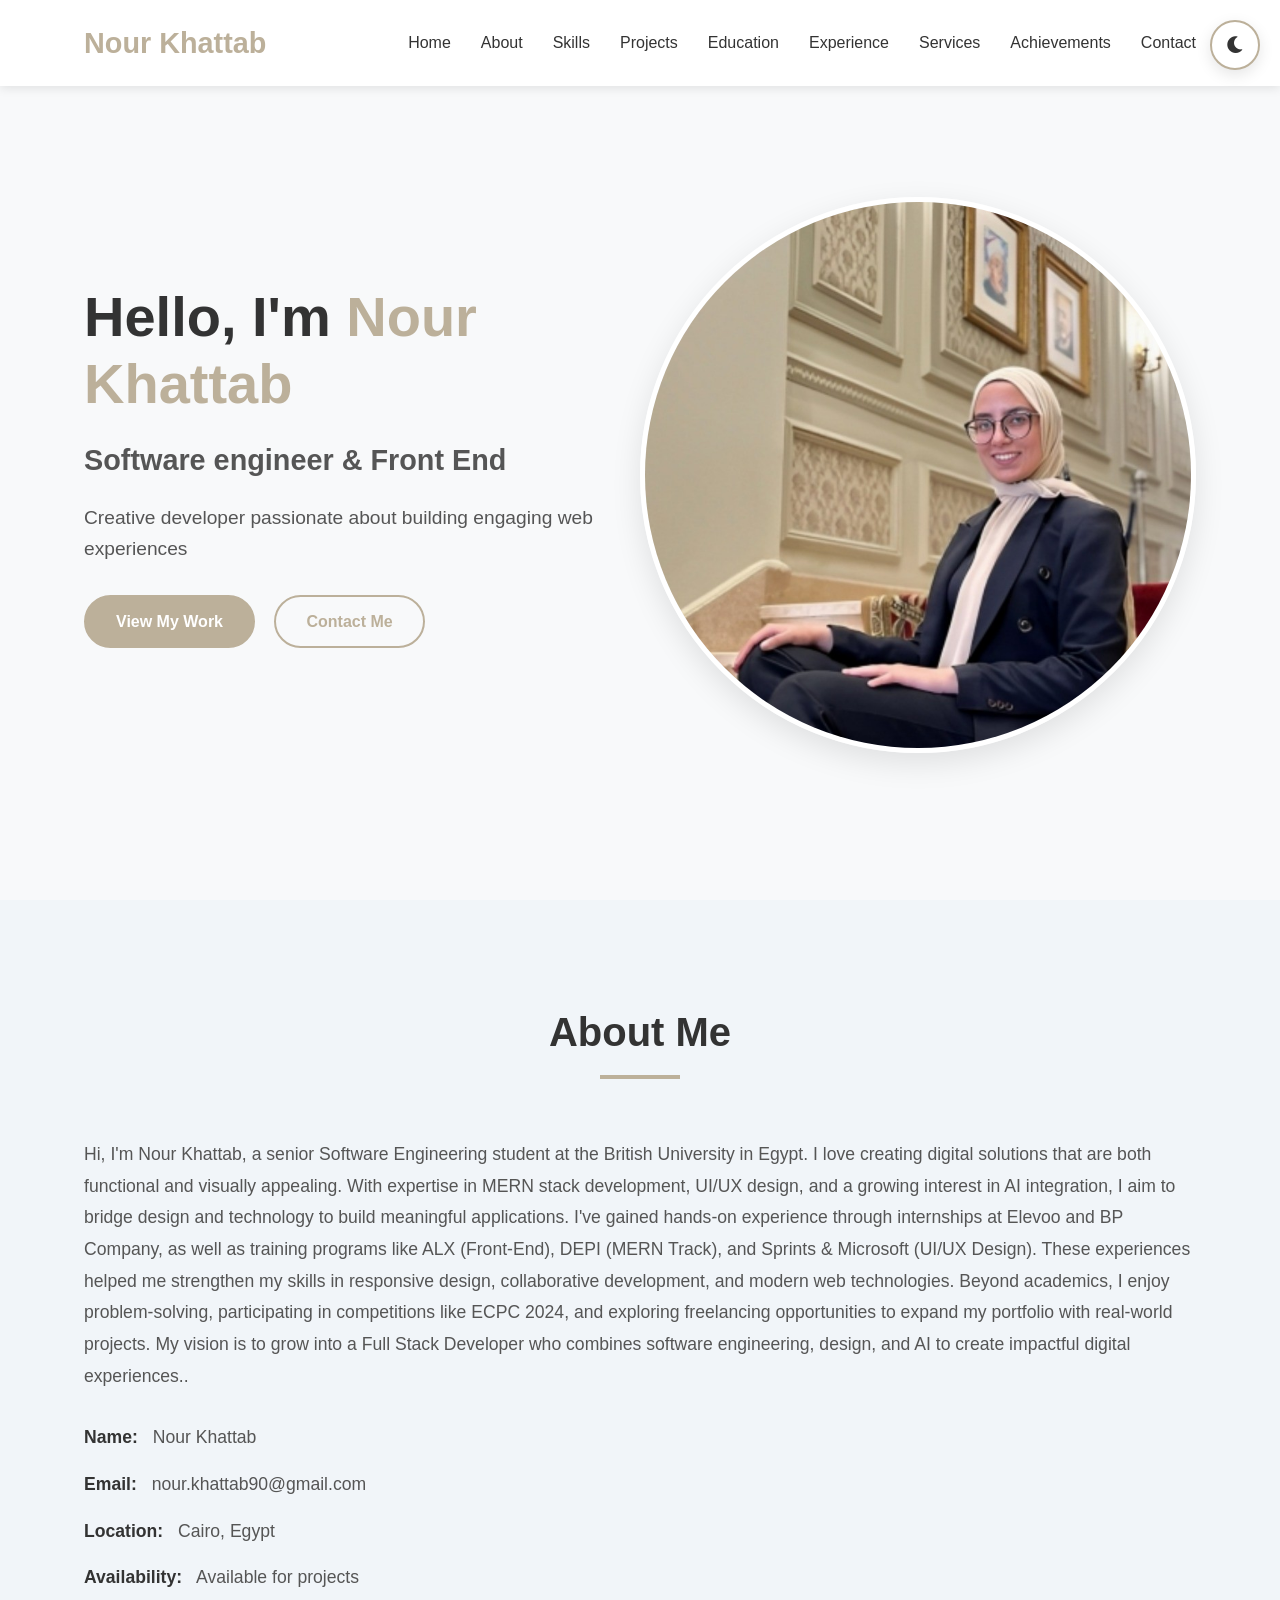
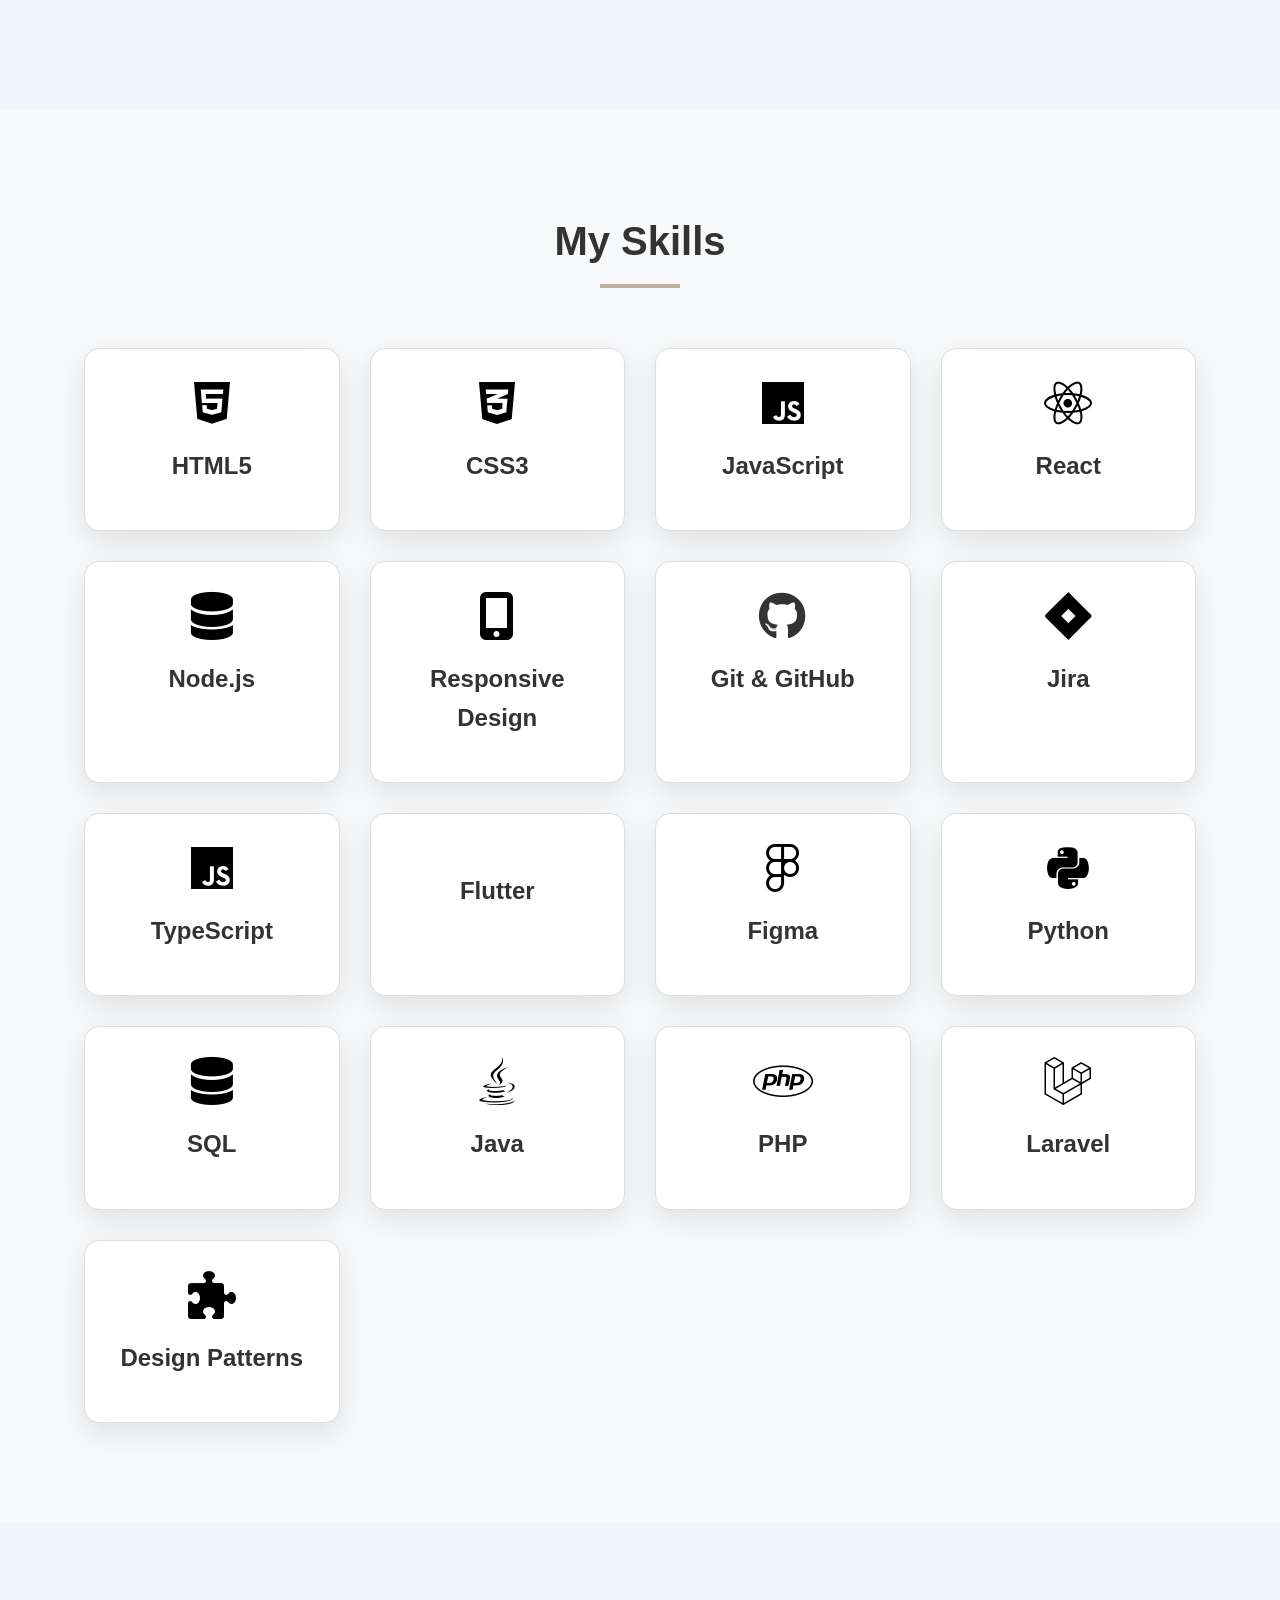
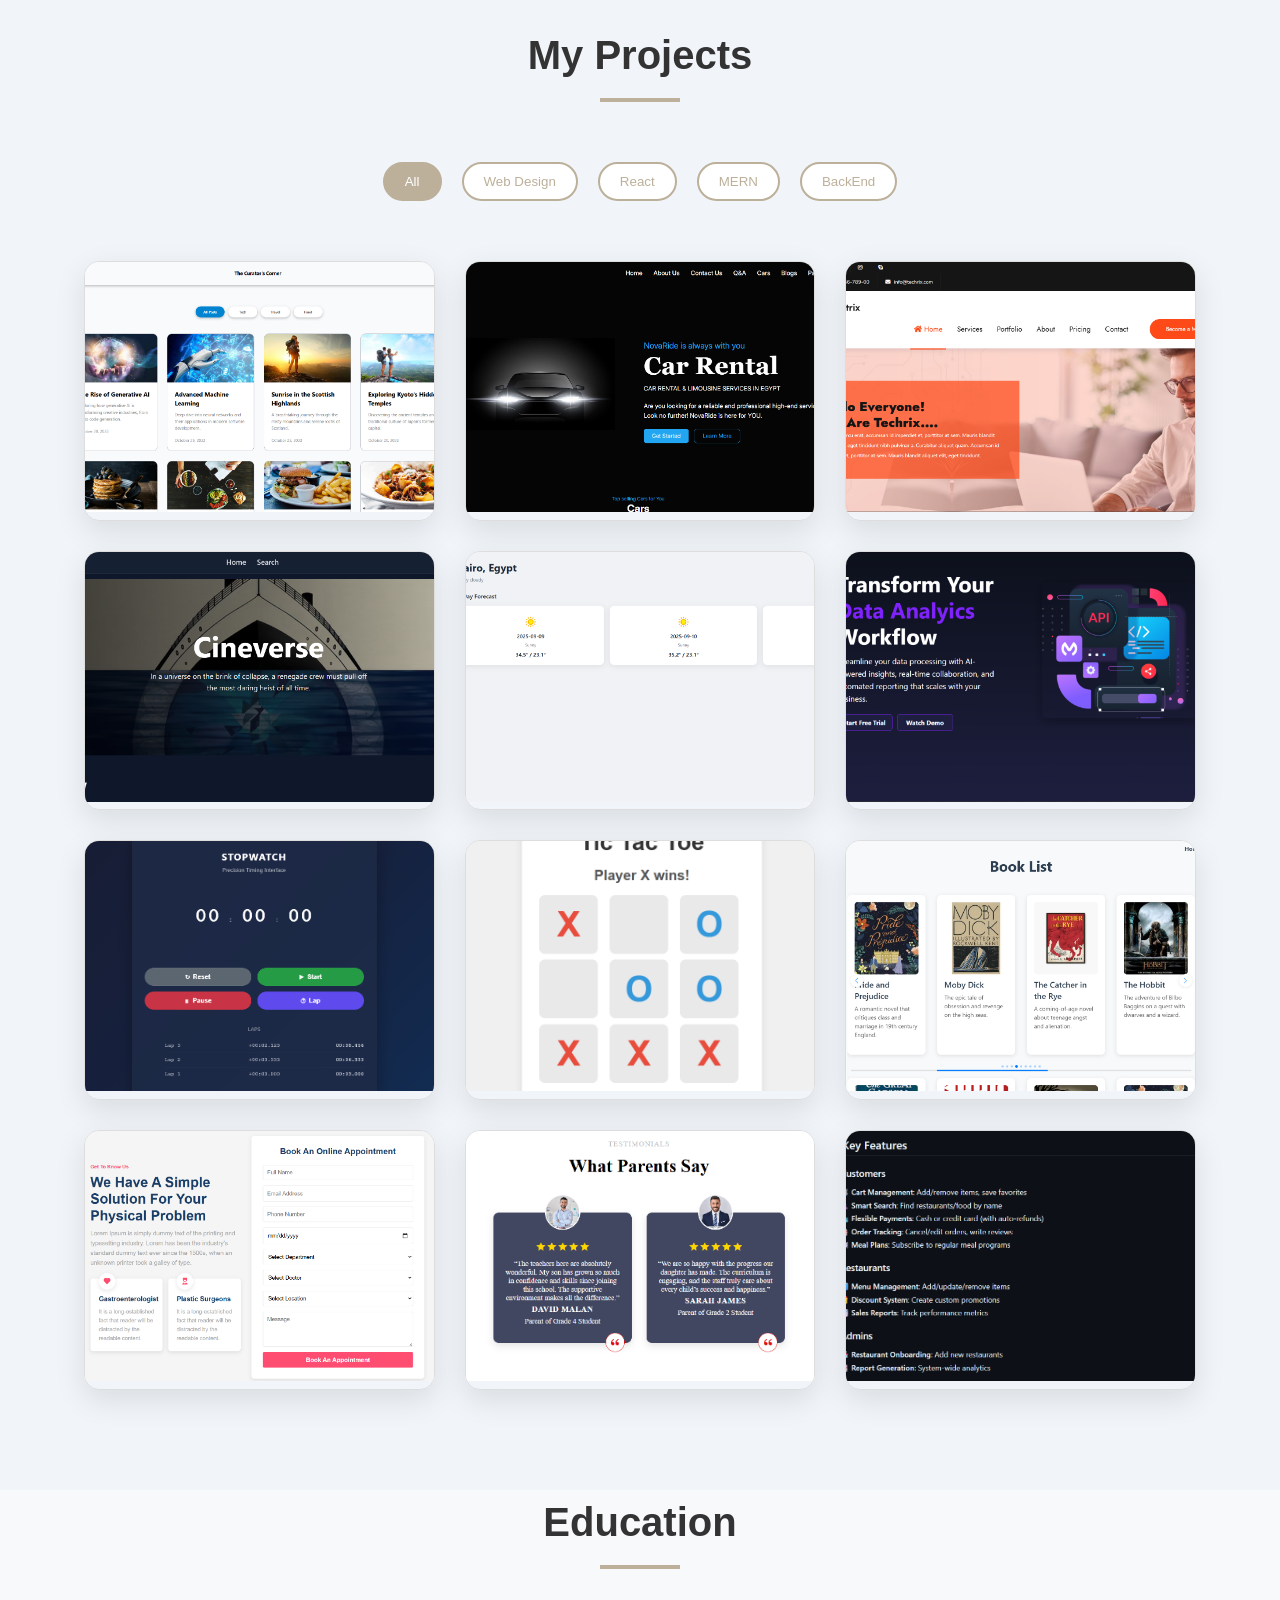
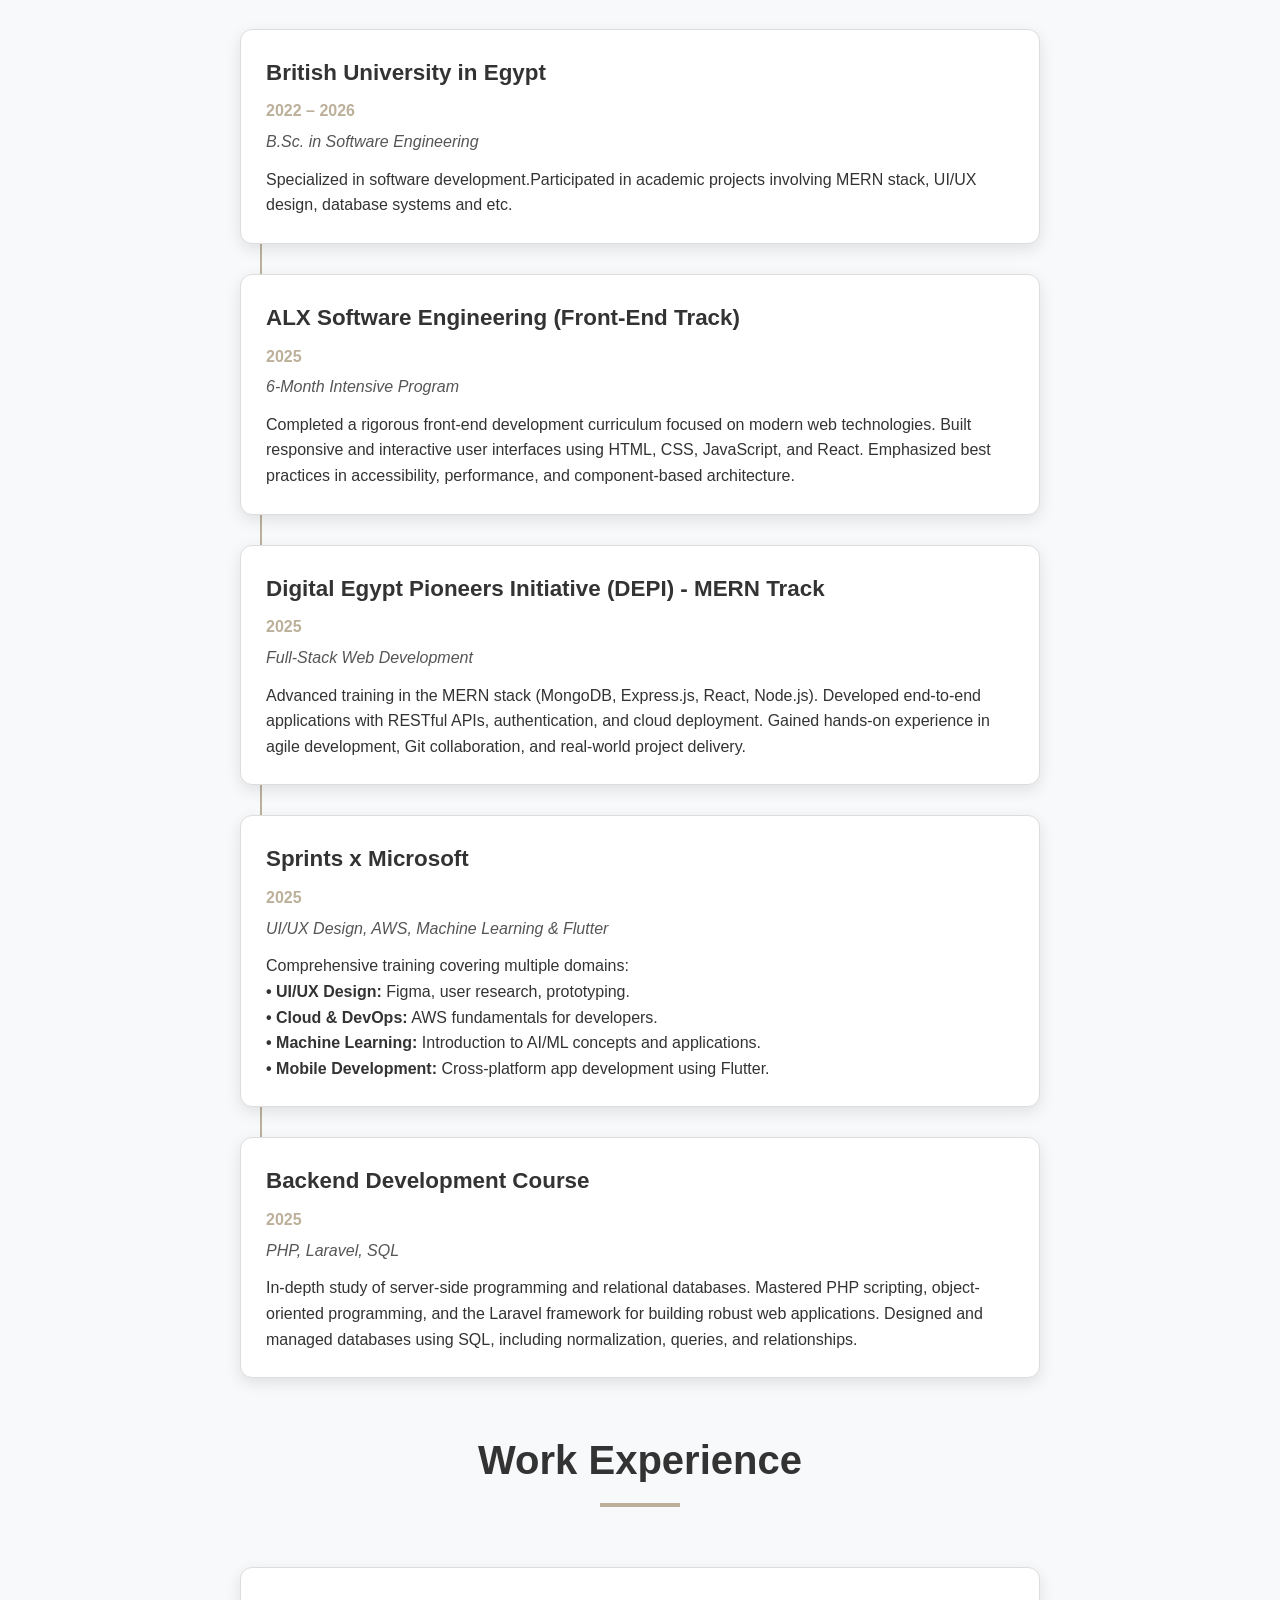
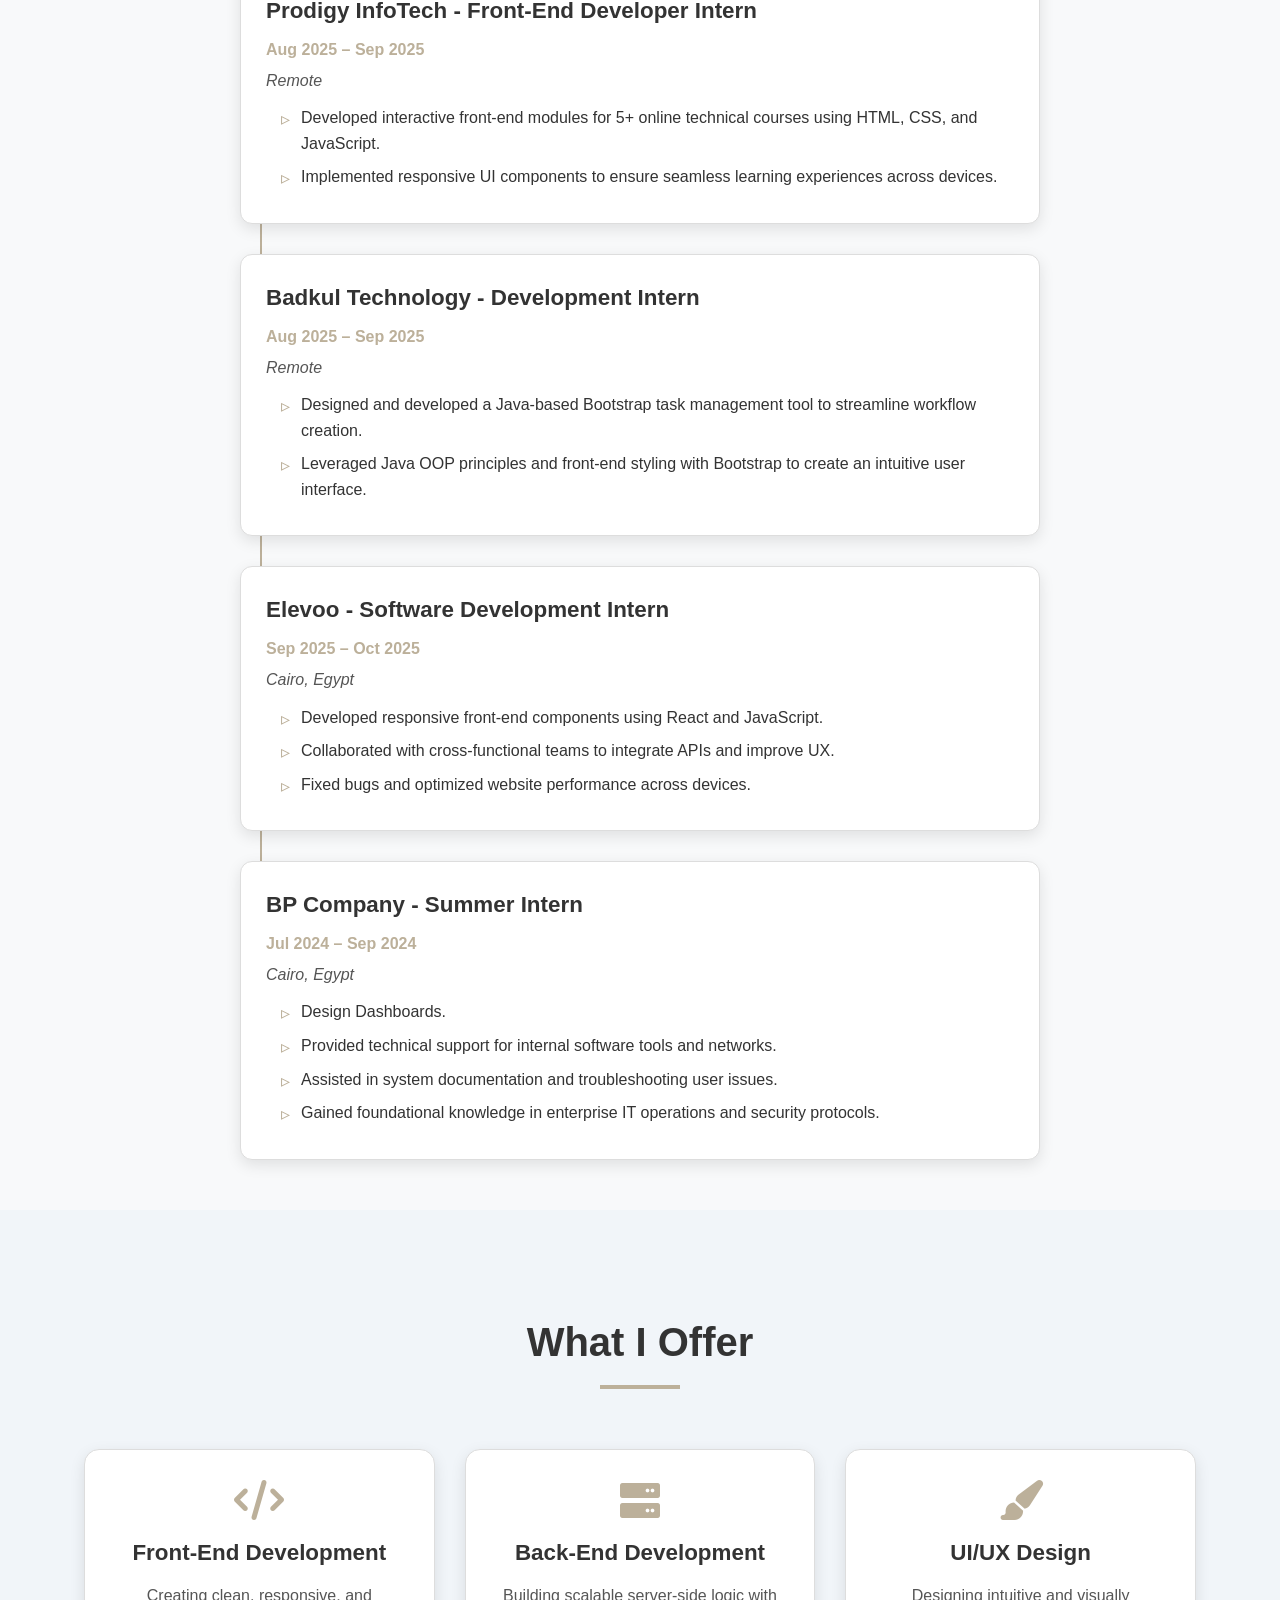
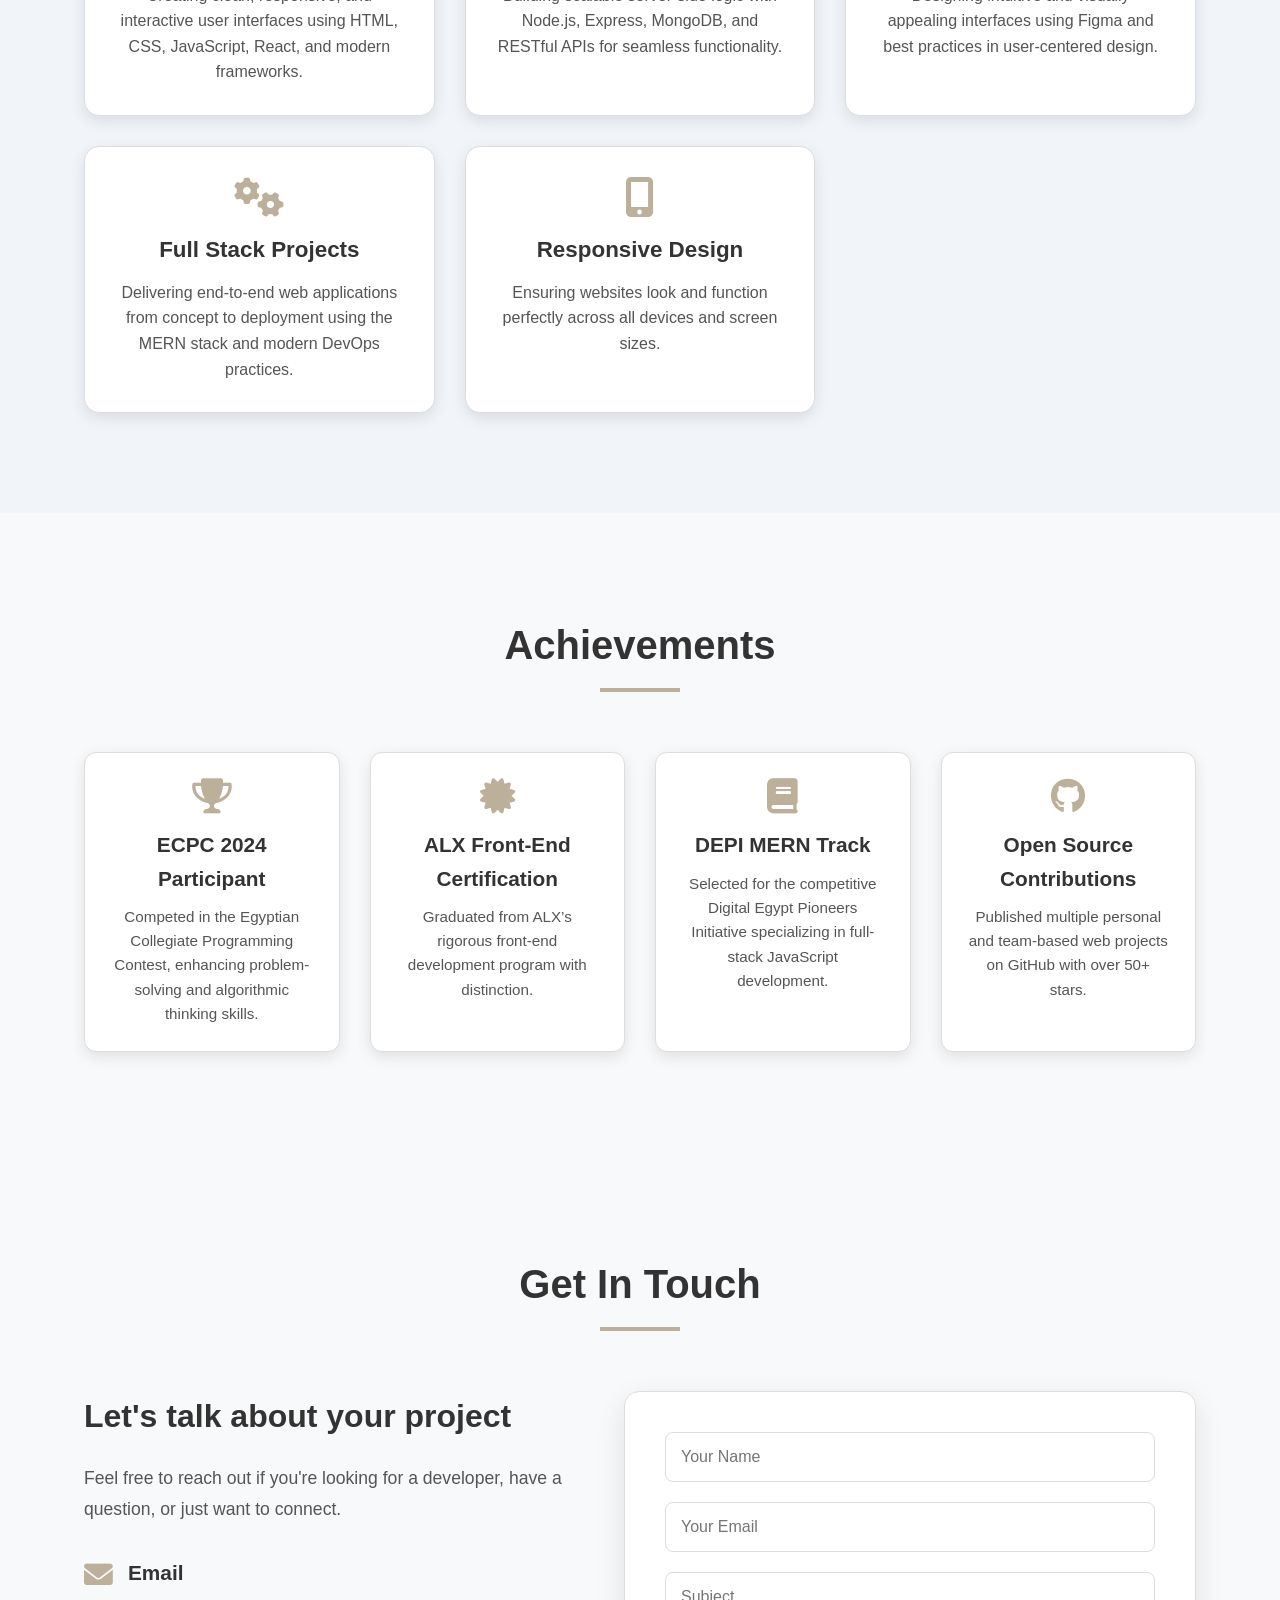
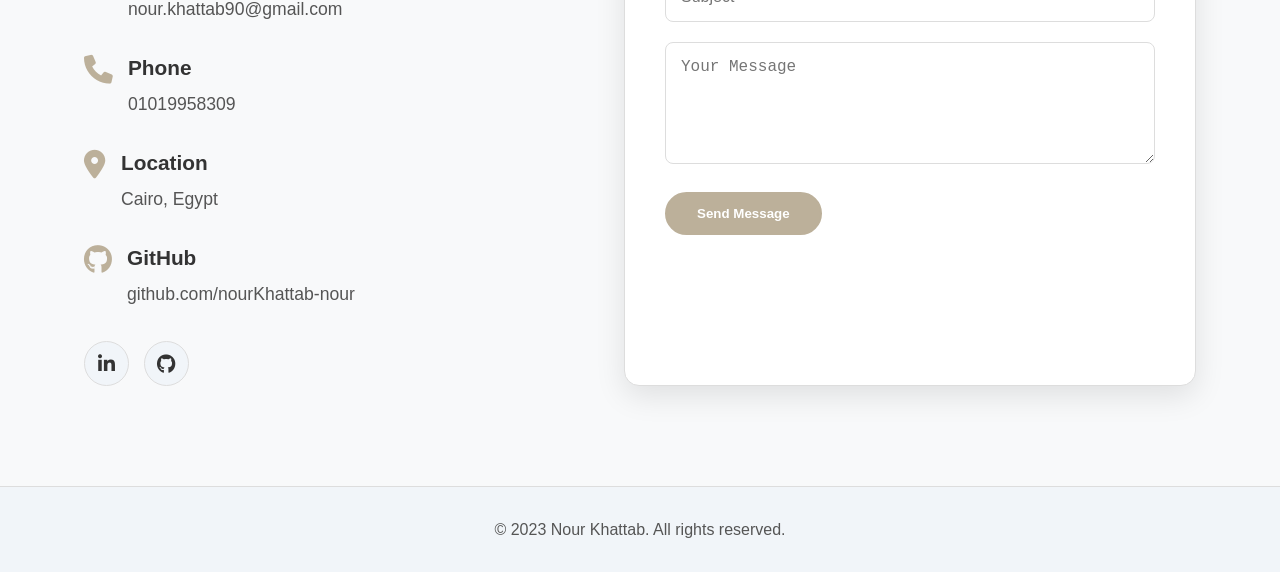
<file: index.html>
<!DOCTYPE html>
<html lang="en">
  <head>
    <meta charset="UTF-8" />
    <meta name="viewport" content="width=device-width, initial-scale=1.0" />
    <title>My Portfolio</title>
    <link rel="stylesheet" href="styles.css" />
    <link
      rel="stylesheet"
      href="https://cdnjs.cloudflare.com/ajax/libs/font-awesome/6.0.0/css/all.min.css"
    />
  </head>
  <body>
    <!-- Theme Toggle Button -->
    <button id="theme-toggle" class="theme-toggle">
      <i class="fas fa-moon"></i>
    </button>

    <!-- Navigation -->
    <nav id="navbar">
      <div class="container">
        <div class="nav-content">
          <div class="logo">
            <h2>Nour Khattab</h2>
          </div>
         <ul class="nav-links">
  <li><a href="#home">Home</a></li>
  <li><a href="#about">About</a></li>
    <li><a href="#skills">Skills</a></li>
      <li><a href="#projects">Projects</a></li>
  <li><a href="#education">Education</a></li>
  <li><a href="#work-experience">Experience</a></li>
  <li><a href="#services">Services</a></li>

  <li><a href="#achievements">Achievements</a></li>

  <li><a href="#contact">Contact</a></li>
</ul>
          <div class="burger">
            <div class="line1"></div>
            <div class="line2"></div>
            <div class="line3"></div>
          </div>
        </div>
      </div>
    </nav>

    <!-- Hero Section -->
    <section id="home" class="hero">
      <div class="container-hero">
        <div class="hero-content">
          <h1>Hello, I'm <span class="highlight">Nour Khattab</span></h1>
          <h3>Software engineer & Front End</h3>
          <p>
            Creative developer passionate about building engaging web
            experiences
          </p>
          <div class="cta-buttons">
            <a href="#projects" class="btn-primary">View My Work</a>
            <a href="#contact" class="btn-secondary">Contact Me</a>
          </div>
        </div>
        <div class="hero-image">
          <img src="./assets/profileImage.jpg" alt="Profile Image" />
        </div>
      </div>
    </section>

    <!-- About Section -->
    <section id="about" class="about">
      <div class="container">
        <h2 class="section-title">About Me</h2>
        <div class="about-content">
          <div class="about-text">
            <p>
              Hi, I'm Nour Khattab, a senior Software Engineering student at the
              British University in Egypt. I love creating digital solutions
              that are both functional and visually appealing. With expertise in
              MERN stack development, UI/UX design, and a growing interest in AI
              integration, I aim to bridge design and technology to build
              meaningful applications. I've gained hands-on experience through
              internships at Elevoo and BP Company, as well as training programs
              like ALX (Front-End), DEPI (MERN Track), and Sprints & Microsoft
              (UI/UX Design). These experiences helped me strengthen my skills
              in responsive design, collaborative development, and modern web
              technologies. Beyond academics, I enjoy problem-solving,
              participating in competitions like ECPC 2024, and exploring
              freelancing opportunities to expand my portfolio with real-world
              projects. My vision is to grow into a Full Stack Developer who
              combines software engineering, design, and AI to create impactful
              digital experiences..
            </p>

            <div class="info">
              <div class="info-item"><strong>Name:</strong> Nour Khattab</div>
              <div class="info-item">
                <strong>Email:</strong> nour.khattab90@gmail.com
              </div>
              <div class="info-item">
                <strong>Location:</strong> Cairo, Egypt
              </div>
              <div class="info-item">
                <strong>Availability:</strong> Available for projects
              </div>
            </div>
          </div>
        </div>
      </div>
    </section>

    <!-- Skills Section -->
    <section id="skills" class="skills">
      <div class="container">
        <h2 class="section-title">My Skills</h2>
        <div class="skills-container">
          <div class="skill-card">
            <i class="fab fa-html5"></i>
            <h3>HTML5</h3>
          </div>
          <div class="skill-card">
            <i class="fab fa-css3-alt"></i>
            <h3>CSS3</h3>
          </div>
          <div class="skill-card">
            <i class="fab fa-js"></i>
            <h3>JavaScript</h3>
          </div>
          <div class="skill-card">
            <i class="fab fa-react"></i>
            <h3>React</h3>
          </div>
          <div class="skill-card">
            <i class="fas fa-database"></i>
            <h3>Node.js</h3>
          </div>
          <div class="skill-card">
            <i class="fas fa-mobile-alt"></i>
            <h3>Responsive Design</h3>
          </div>
          <div class="skill-card">
            <i class="fab fa-github"></i>
            <h3>Git & GitHub</h3>
          </div>
          <div class="skill-card">
            <i class="fab fa-jira"></i>
            <h3>Jira</h3>
          </div>
          <div class="skill-card">
            <i class="fab fa-js"></i>
            <h3>TypeScript</h3>
          </div>
          <div class="skill-card">
            <i class="fab fa-flutter"></i>
            <h3>Flutter</h3>
          </div>
          <div class="skill-card">
            <i class="fab fa-figma"></i>
            <h3>Figma</h3>
          </div>
          <div class="skill-card">
            <i class="fab fa-python"></i>
            <h3>Python</h3>
          </div>
          <div class="skill-card">
            <i class="fas fa-database"></i>
            <h3>SQL</h3>
          </div>
          <div class="skill-card">
            <i class="fab fa-java"></i>
            <h3>Java</h3>
            
          </div>
          <!-- New skills added -->
          <div class="skill-card">
            <i class="fab fa-php"></i>
            <h3>PHP</h3>
          </div>
          <div class="skill-card">
            <i class="fab fa-laravel"></i>
            <h3>Laravel</h3>
          </div>
          <div class="skill-card">
            <i class="fas fa-puzzle-piece"></i>
            <h3>Design Patterns</h3>
            </div>
          </div>
        </div>
      </div>
    </section>

    <!-- Projects Section -->
    <section id="projects" class="projects">
      <div class="container">
        <h2 class="section-title">My Projects</h2>
        <div class="filter-buttons">
          <button class="filter-btn active" data-filter="all">All</button>
          <button class="filter-btn" data-filter="web">Web Design</button>
          <button class="filter-btn" data-filter="react">React</button>
          <button class="filter-btn" data-filter="mern">MERN</button>
          <button class="filter-btn" data-filter="backend">BackEnd</button>
        </div>
        <div class="projects-grid">
          <div class="project-item" data-category="react">
            <img src="./assets/The Curator's Corner website.png" alt="Project 1" />
            <div class="project-overlay">
              <h3>The Curator's Corner website</h3>
              <p>HTML, CSS, JavaScript, React and Nodejs</p>
              <div class="project-links">
                <a href="https://nourkhattab-nour.github.io/The-Curator-s-Corner-Website/" target="_blank" class="btn-primary"
                  ><i class="fas fa-eye"></i> Live Demo</a
                >
                <a href="https://github.com/nourKhattab-nour/The-Curator-s-Corner-Website" target="_blank" class="btn-github"
                  ><i class="fab fa-github"></i> GitHub</a
                >
              </div>
            </div>
          </div>
           <div class="project-item" data-category="mern">
            <img src="./assets/Car rental website.png" alt="Project 1" />
            <div class="project-overlay">
              <h3>Car rental website</h3>
              <p>HTML, CSS, JavaScript, React and Nodejs</p>
              <div class="project-links">
                <a href="https://nourkhattab-nour.github.io/Car-Rental-Website/" target="_blank" class="btn-primary"
                  ><i class="fas fa-eye"></i> Live Demo</a
                >
                <a href="https://github.com/nourKhattab-nour/Car-Rental-Website" target="_blank" class="btn-github"
                  ><i class="fab fa-github"></i> GitHub</a
                >
              </div>
            </div>
          </div>
          <div class="project-item" data-category="web">
            <img src="./assets/It solutions website.png" alt="Project 1" />
            <div class="project-overlay">
              <h3>Techrix | it solution website</h3>
              <p>HTML, CSS, JavaScript, Bootstrap</p>
              <div class="project-links">
                <a href="https://nourkhattab-nour.github.io/Techrix-it-solution-website/" target="_blank" class="btn-primary"
                  ><i class="fas fa-eye"></i> Live Demo</a
                >
                <a href="https://github.com/nourKhattab-nour/Techrix-it-solution-website" target="_blank" class="btn-github"
                  ><i class="fab fa-github"></i> GitHub</a
                >
              </div>
            </div>
          </div>
          <div class="project-item" data-category="web">
            <img src="./assets/Cinema Website.png" alt="Project 2" />
            <div class="project-overlay">
              <h3>Cinema Database Website</h3>
              <p>React, JavaScript,HTML, CSS, API</p>
              <div class="project-links">
                <a href="https://nourkhattab-nour.github.io/ALX_graduation_project/" target="_blank" class="btn-primary"
                  ><i class="fas fa-eye"></i> Live Demo</a
                >
                <a href="https://github.com/nourKhattab-nour/ALX_graduation_project" target="_blank" class="btn-github"
                  ><i class="fab fa-github"></i> GitHub</a
                >
              </div>
            </div>
          </div>
          <div class="project-item" data-category="react">
            <img src="./assets/Weather Website.png" alt="Project 3" />
            <div class="project-overlay">
              <h3>Weather Website</h3>
              <p>React, HTML, CSS, JavaScript, API</p>
              <div class="project-links">
                <a href="https://nourkhattab-nour.github.io/Weather_Website/" target="_blank" class="btn-primary"
                  ><i class="fas fa-eye"></i> Live Demo</a
                >
                <a href="https://github.com/nourKhattab-nour/Weather_Website" target="_blank" class="btn-github"
                  ><i class="fab fa-github"></i> GitHub</a
                >
              </div>
            </div>
          </div>
          <div class="project-item" data-category="web">
            <img src="./assets/TaskFlowImage Website.png" alt="Project 4" />
            <div class="project-overlay">
              <h3>Tech Website</h3>
              <p>HTML, CSS, JavaScript</p>
              <div class="project-links">
                <a href="https://nourkhattab-nour.github.io/Tech_website/" target="_blank" class="btn-primary"
                  ><i class="fas fa-eye"></i> Live Demo</a
                >
                <a href="https://github.com/nourKhattab-nour/Tech_website" target="_blank" class="btn-github"
                  ><i class="fab fa-github"></i> GitHub</a
                >
              </div>
            </div>
          </div>
          <div class="project-item" data-category="web">
            <img src="./assets/StopWatch.png" alt="Project 5" />
            <div class="project-overlay">
              <h3>Stop Watch</h3>
              <p>HTML, CSS, JavaScript</p>
              <div class="project-links">
                <a href="https://nourkhattab-nour.github.io/stopWatch-website/" target="_blank" class="btn-primary"
                  ><i class="fas fa-eye"></i> Live Demo</a
                >
                <a href="https://github.com/nourKhattab-nour/stopWatch-website" target="_blank" class="btn-github"
                  ><i class="fab fa-github"></i> GitHub</a
                >
              </div>
            </div>
          </div>
          <div class="project-item" data-category="web">
            <img src="./assets/XO.png" alt="Project 6" />
            <div class="project-overlay">
              <h3>XO Game</h3>
              <p>HTML, CSS, JavaScript</p>
              <div class="project-links">
                <a href="https://nourkhattab-nour.github.io/XO-Game-/" target="_blank" class="btn-primary"
                  ><i class="fas fa-eye"></i> Live Demo</a
                >
                <a href="https://github.com/nourKhattab-nour/XO-Game-" target="_blank" class="btn-github"
                  ><i class="fab fa-github"></i> GitHub</a
                >
              </div>
            </div>
          </div>
          <div class="project-item" data-category="react">
            <img src="./assets/Mini Book Store.png" alt="Project 6" />
            <div class="project-overlay">
              <h3>Mini Book Website</h3>
              <p>HTML, CSS, JavaScript, React,Swipe.js</p>
              <div class="project-links">
                <a href="https://nourkhattab-nour.github.io/Library_website/" target="_blank" class="btn-primary"
                  ><i class="fas fa-eye"></i> Live Demo</a
                >
                <a href="https://github.com/nourKhattab-nour/Library_website" target="_blank" class="btn-github"
                  ><i class="fab fa-github"></i> GitHub</a
                >
              </div>
            </div>
          </div>
          <div class="project-item" data-category="web">
            <img src="./assets/Contact Us.png" alt="Project 6" />
            <div class="project-overlay">
              <h3>Contact Us Page</h3>
              <p>HTML, CSS, JavaScript</p>
              <div class="project-links">
                <a href="https://nourkhattab-nour.github.io/Contact-Us-Page/" target="_blank" class="btn-primary"
                  ><i class="fas fa-eye"></i> Live Demo</a
                >
                <a href="https://github.com/nourKhattab-nour/Contact-Us-Page" target="_blank" class="btn-github"
                  ><i class="fab fa-github"></i> GitHub</a
                >
              </div>
            </div>
          </div>
           <div class="project-item" data-category="web">
            <img src="./assets/testimonials-section.png" alt="Project 6" />
            <div class="project-overlay">
              <h3>testimonials-section</h3>
              <p>HTML, CSS</p>
              <div class="project-links">
                <a href="https://nourkhattab-nour.github.io/testimonials-section/" target="_blank" class="btn-primary"
                  ><i class="fas fa-eye"></i> Live Demo</a
                >
                <a href="https://github.com/nourKhattab-nour/testimonials-section" target="_blank" class="btn-github"
                  ><i class="fab fa-github"></i> GitHub</a
                >
              </div>
            </div>
          </div>
          <div class="project-item" data-category="backend">
            <img src="./assets/backend.png" alt="Project 6" />
            <div class="project-overlay">
              <h3>testimonials-section</h3>
              <p>HTML, CSS</p>
              <div class="project-links">
                <a href="https://github.com/nourKhattab-nour/Food-Ordering-System" target="_blank" class="btn-github"
                  ><i class="fab fa-github"></i> GitHub</a
                >
              </div>
            </div>
          </div>
        </div>
      </div>
    </section>

    <!-- Education Section -->
<!-- Education Section -->
<section id="education" class="education">
  <div class="container">
    <h2 class="section-title">Education</h2>
    <div class="timeline">
      <!-- University Degree -->
      <div class="timeline-item">
        <h3>British University in Egypt</h3>
        <p class="timeline-date">2022 – 2026</p>
        <p class="timeline-subtitle">B.Sc. in Software Engineering</p>
        <p>
          Specialized in software development.Participated in academic projects involving MERN stack, UI/UX design, database systems and etc.
        </p>
      </div>

      <!-- ALX Front-End Program -->
      <div class="timeline-item">
        <h3>ALX Software Engineering (Front-End Track)</h3>
        <p class="timeline-date">2025</p>
        <p class="timeline-subtitle">6-Month Intensive Program</p>
        <p>
          Completed a rigorous front-end development curriculum focused on modern web technologies.
          Built responsive and interactive user interfaces using HTML, CSS, JavaScript, and React.
          Emphasized best practices in accessibility, performance, and component-based architecture.
        </p>
      </div>

      <!-- DEPI MERN Stack Program -->
      <div class="timeline-item">
        <h3>Digital Egypt Pioneers Initiative (DEPI) - MERN Track</h3>
        <p class="timeline-date">2025</p>
        <p class="timeline-subtitle">Full-Stack Web Development</p>
        <p>
          Advanced training in the MERN stack (MongoDB, Express.js, React, Node.js).
          Developed end-to-end applications with RESTful APIs, authentication, and cloud deployment.
          Gained hands-on experience in agile development, Git collaboration, and real-world project delivery.
        </p>
      </div>

      <!-- Sprints x Microsoft (UI/UX & More) -->
      <div class="timeline-item">
        <h3>Sprints x Microsoft</h3>
        <p class="timeline-date">2025</p>
        <p class="timeline-subtitle">UI/UX Design, AWS, Machine Learning & Flutter</p>
        <p>
          Comprehensive training covering multiple domains:
          <br><strong>• UI/UX Design:</strong> Figma, user research, prototyping.
          <br><strong>• Cloud & DevOps:</strong> AWS fundamentals for developers.
          <br><strong>• Machine Learning:</strong> Introduction to AI/ML concepts and applications.
          <br><strong>• Mobile Development:</strong> Cross-platform app development using Flutter.
        </p>
      </div>

      <!-- Backend Course -->
      <div class="timeline-item">
        <h3>Backend Development Course</h3>
        <p class="timeline-date">2025</p>
        <p class="timeline-subtitle">PHP, Laravel, SQL</p>
        <p>
          In-depth study of server-side programming and relational databases.
          Mastered PHP scripting, object-oriented programming, and the Laravel framework for building robust web applications.
          Designed and managed databases using SQL, including normalization, queries, and relationships.
        </p>
      </div>
    </div>
  </div>
</section>

<!-- Work Experience Section -->
<!-- Work Experience Section -->
<section id="work-experience" class="work-experience">
  <div class="container">
    <h2 class="section-title">Work Experience</h2>
    <div class="timeline">
      <!-- Prodigy InfoTech -->
      <div class="timeline-item">
        <h3>Prodigy InfoTech - Front-End Developer Intern</h3>
        <p class="timeline-date">Aug 2025 – Sep 2025</p>
        <p class="timeline-subtitle">Remote</p>
        <ul class="timeline-list">
          <li>Developed interactive front-end modules for 5+ online technical courses using HTML, CSS, and JavaScript.</li>
          <li>Implemented responsive UI components to ensure seamless learning experiences across devices.</li>
        </ul>
      </div>

      <!-- Badkul Technology -->
      <div class="timeline-item">
        <h3>Badkul Technology - Development Intern</h3>
        <p class="timeline-date">Aug 2025 – Sep 2025</p>
        <p class="timeline-subtitle">Remote</p>
        <ul class="timeline-list">
          <li>Designed and developed a Java-based Bootstrap task management tool to streamline workflow creation.</li>
          <li>Leveraged Java OOP principles and front-end styling with Bootstrap to create an intuitive user interface.</li>
        </ul>
      </div>

      <!-- Elevoo -->
      <div class="timeline-item">
        <h3>Elevoo - Software Development Intern</h3>
        <p class="timeline-date">Sep 2025 – Oct 2025</p>
        <p class="timeline-subtitle">Cairo, Egypt</p>
        <ul class="timeline-list">
          <li>Developed responsive front-end components using React and JavaScript.</li>
          <li>Collaborated with cross-functional teams to integrate APIs and improve UX.</li>
          <li>Fixed bugs and optimized website performance across devices.</li>
        </ul>
      </div>

      <!-- BP Company -->
      <div class="timeline-item">
        <h3>BP Company - Summer Intern</h3>
        <p class="timeline-date">Jul 2024 – Sep 2024</p>
        <p class="timeline-subtitle">Cairo, Egypt</p>
        <ul class="timeline-list">
          <li>Design Dashboards.</li>
          <li>Provided technical support for internal software tools and networks.</li>
          <li>Assisted in system documentation and troubleshooting user issues.</li>
          <li>Gained foundational knowledge in enterprise IT operations and security protocols.</li>
        </ul>
      </div>
    </div>
  </div>
</section>

<!-- Offered Services Section -->
<section id="services" class="services">
  <div class="container">
    <h2 class="section-title">What I Offer</h2>
    <div class="services-grid">
      <div class="service-card">
        <i class="fas fa-code"></i>
        <h3>Front-End Development</h3>
        <p>
          Creating clean, responsive, and interactive user interfaces using HTML, CSS, JavaScript,
          React, and modern frameworks.
        </p>
      </div>
      <div class="service-card">
        <i class="fas fa-server"></i>
        <h3>Back-End Development</h3>
        <p>
          Building scalable server-side logic with Node.js, Express, MongoDB, and RESTful APIs
          for seamless functionality.
        </p>
      </div>
      <div class="service-card">
        <i class="fas fa-paint-brush"></i>
        <h3>UI/UX Design</h3>
        <p>
          Designing intuitive and visually appealing interfaces using Figma and best practices
          in user-centered design.
        </p>
      </div>
      <div class="service-card">
        <i class="fas fa-cogs"></i>
        <h3>Full Stack Projects</h3>
        <p>
          Delivering end-to-end web applications from concept to deployment using the MERN stack
          and modern DevOps practices.
        </p>
      </div>
      <div class="service-card">
        <i class="fas fa-mobile-alt"></i>
        <h3>Responsive Design</h3>
        <p>
          Ensuring websites look and function perfectly across all devices and screen sizes.
        </p>
      </div>
    </div>
  </div>
</section>

<!-- Achievements Section -->
<section id="achievements" class="achievements">
  <div class="container">
    <h2 class="section-title">Achievements</h2>
    <div class="achievements-grid">
      <div class="achievement-item">
        <i class="fas fa-trophy"></i>
        <h3>ECPC 2024 Participant</h3>
        <p>Competed in the Egyptian Collegiate Programming Contest, enhancing problem-solving and algorithmic thinking skills.</p>
      </div>
      <div class="achievement-item">
        <i class="fas fa-certificate"></i>
        <h3>ALX Front-End Certification</h3>
        <p>Graduated from ALX’s rigorous front-end development program with distinction.</p>
      </div>
      <div class="achievement-item">
        <i class="fas fa-book"></i>
        <h3>DEPI MERN Track</h3>
        <p>Selected for the competitive Digital Egypt Pioneers Initiative specializing in full-stack JavaScript development.</p>
      </div>
      <div class="achievement-item">
        <i class="fab fa-github"></i>
        <h3>Open Source Contributions</h3>
        <p>Published multiple personal and team-based web projects on GitHub with over 50+ stars.</p>
      </div>
    </div>
  </div>
</section>


    <!-- Contact Section -->
    <!-- Contact Section -->
<section id="contact" class="contact">
  <div class="container">
    <h2 class="section-title">Get In Touch</h2>
    <div class="contact-content">
      
      <!-- Contact Info -->
      <div class="contact-info">
        <h3>Let's talk about your project</h3>
        <p>
          Feel free to reach out if you're looking for a developer, have a
          question, or just want to connect.
        </p>

        <div class="contact-methods">
          <div class="contact-method">
            <i class="fas fa-envelope"></i>
            <div>
              <h4>Email</h4>
              <p>nour.khattab90@gmail.com</p>
            </div>
          </div>
          <div class="contact-method">
            <i class="fas fa-phone"></i>
            <div>
              <h4>Phone</h4>
              <p>01019958309</p>
            </div>
          </div>
          <div class="contact-method">
            <i class="fas fa-map-marker-alt"></i>
            <div>
              <h4>Location</h4>
              <p>Cairo, Egypt</p>
            </div>
          </div>
          <div class="contact-method">
            <i class="fab fa-github"></i>
            <div>
              <h4>GitHub</h4>
              <p>github.com/nourKhattab-nour</p>
            </div>
          </div>
        </div>

        <div class="social-links">
          <a href="https://www.linkedin.com/in/nour-n-khattab/" target="_blank"><i class="fab fa-linkedin-in"></i></a>
          <a href="https://github.com/nourKhattab-nour" target="_blank"><i class="fab fa-github"></i></a>
        </div>
      </div>

      <!-- Contact Form (Formspree Integrated) -->
      <div class="contact-form">
       <form id="contactForm" action="https://formspree.io/f/xeoldnzl" method="POST">
  <div class="form-group">
    <input type="text" name="name" placeholder="Your Name" required />
  </div>
  <div class="form-group">
    <input type="email" name="email" placeholder="Your Email" required />
  </div>
  <div class="form-group">
    <input type="text" name="subject" placeholder="Subject" required />
  </div>
  <div class="form-group">
    <textarea name="message" rows="5" placeholder="Your Message" required></textarea>
  </div>
  <button type="submit" class="btn-primary">Send Message</button>
</form>

<p id="formStatus" style="margin-top:15px; color:green; display:none;">
  ✅ Message Sent Successfully!
</p>
      </div>

    </div>
  </div>
</section>


    <!-- Footer -->
    <footer>
      <div class="container">
        <p>&copy; 2023 Nour Khattab. All rights reserved.</p>
      </div>
    </footer>

    <script src="script.js"></script>
  </body>
</html>
</file>
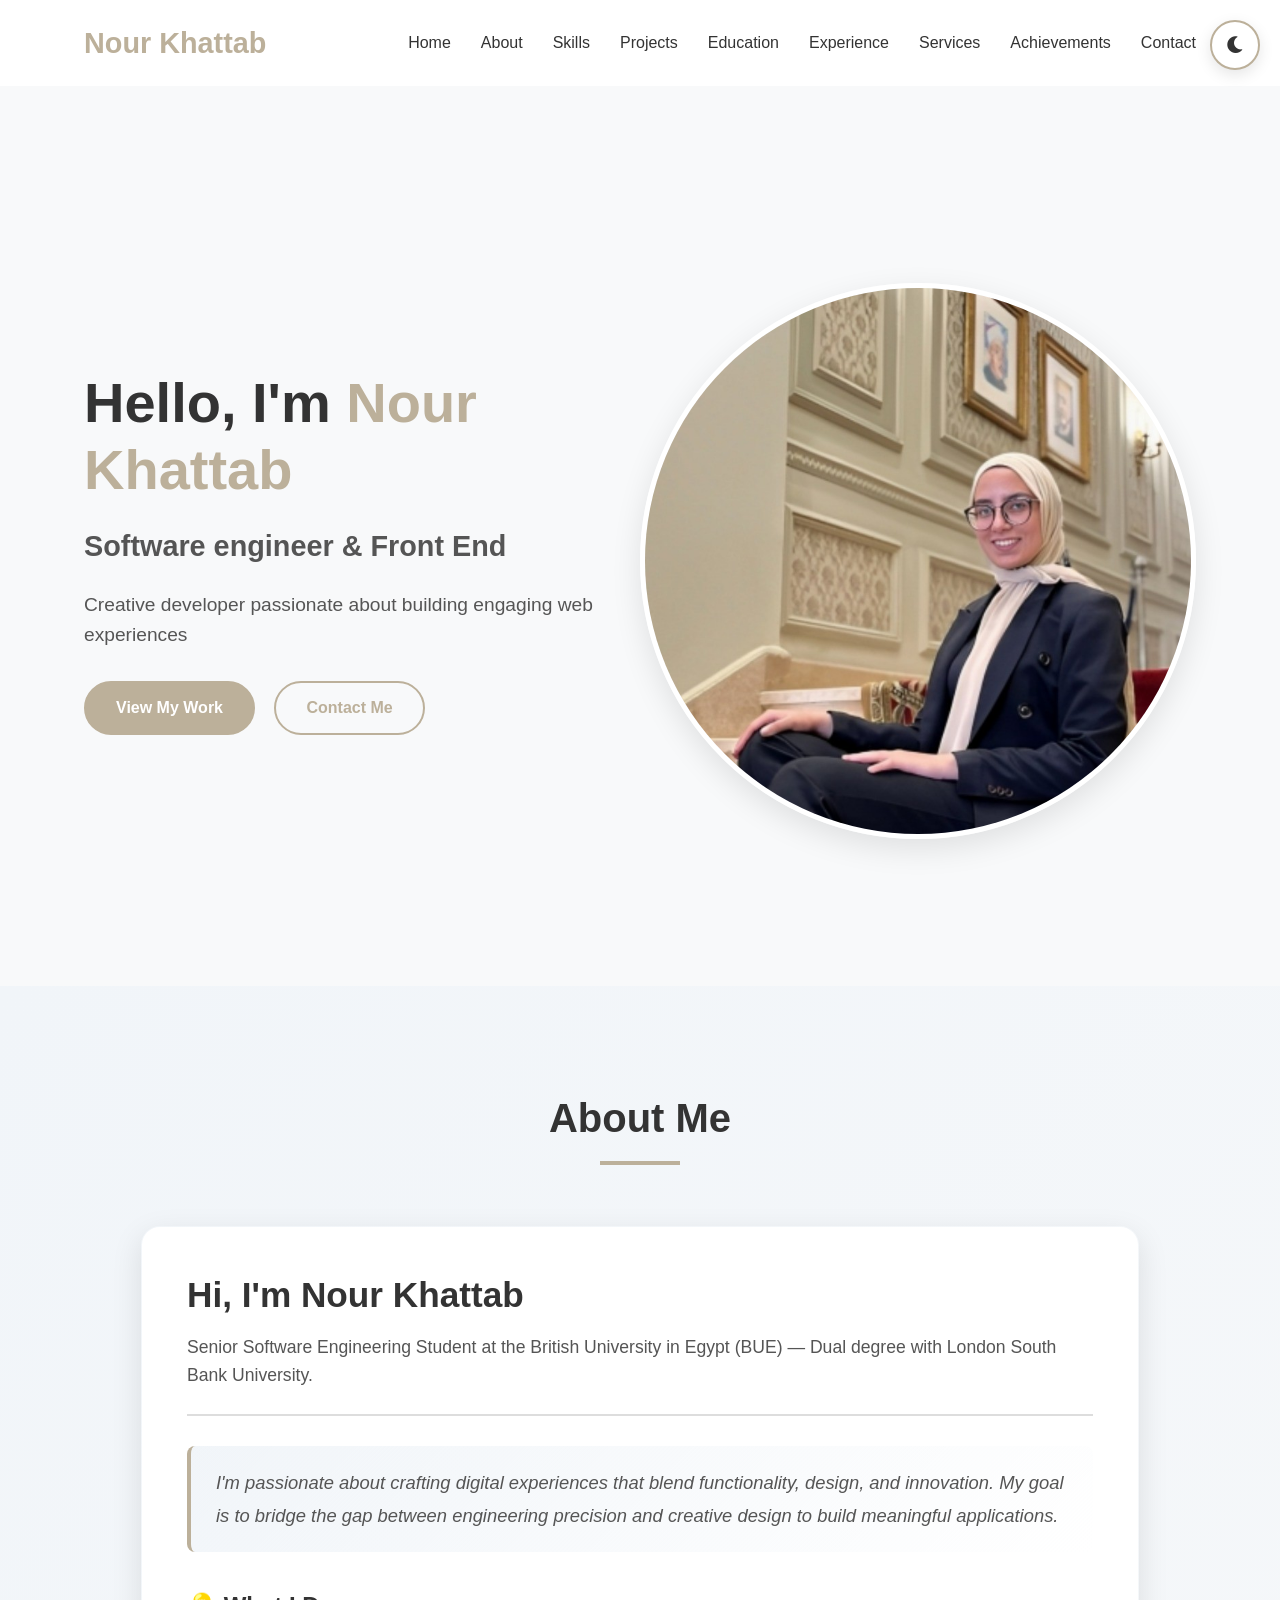
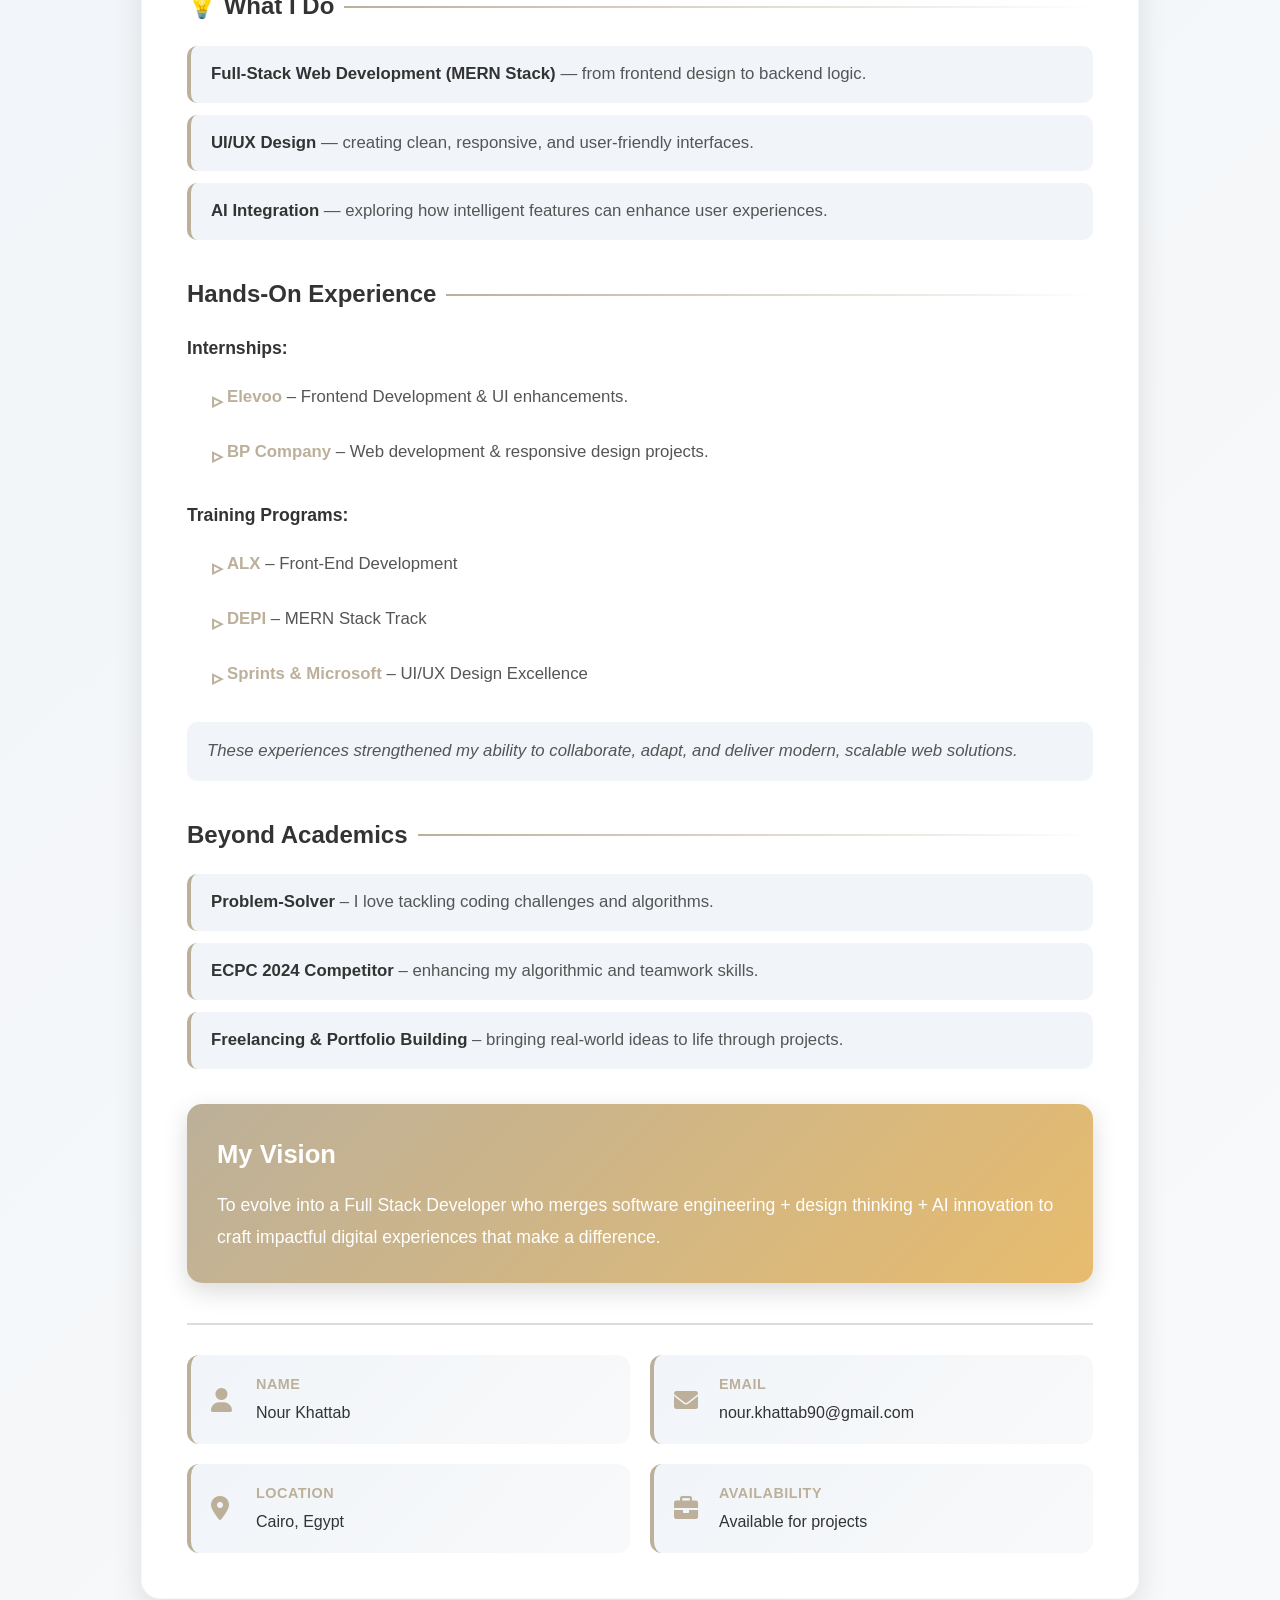
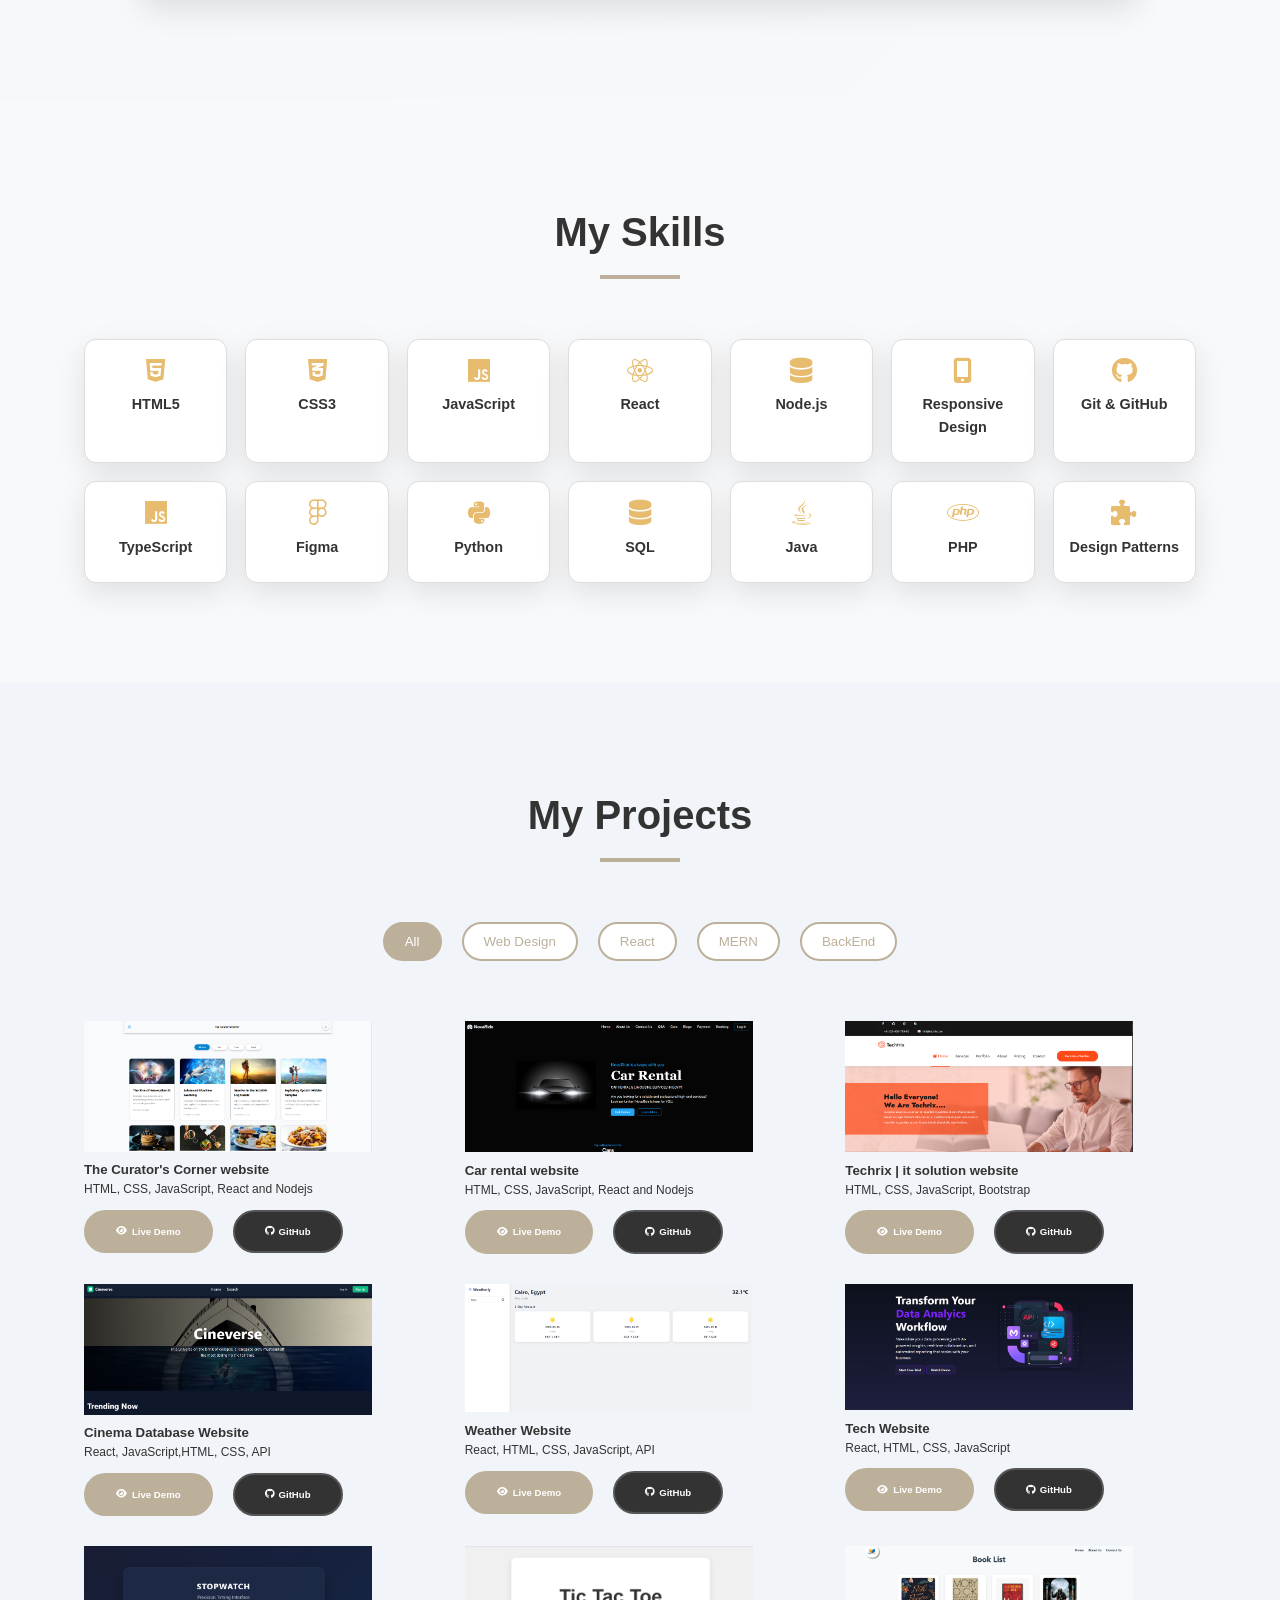
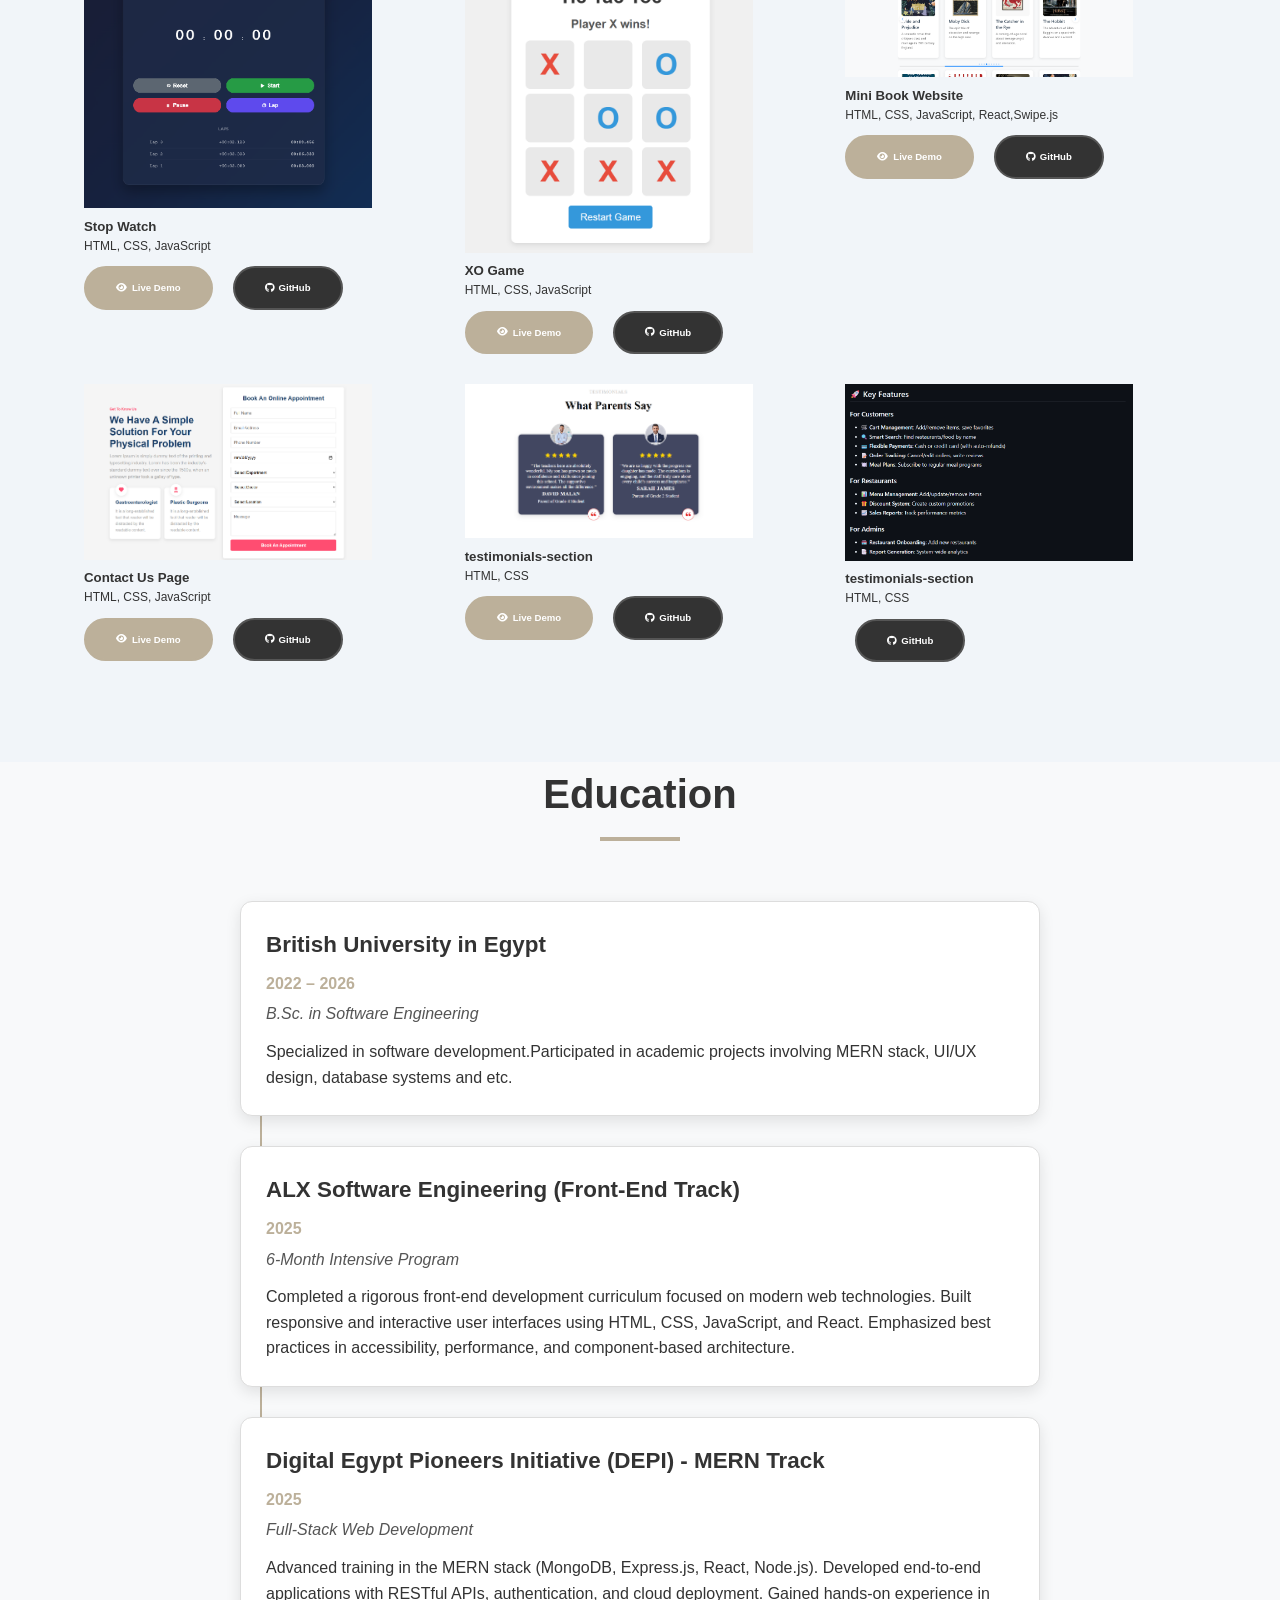
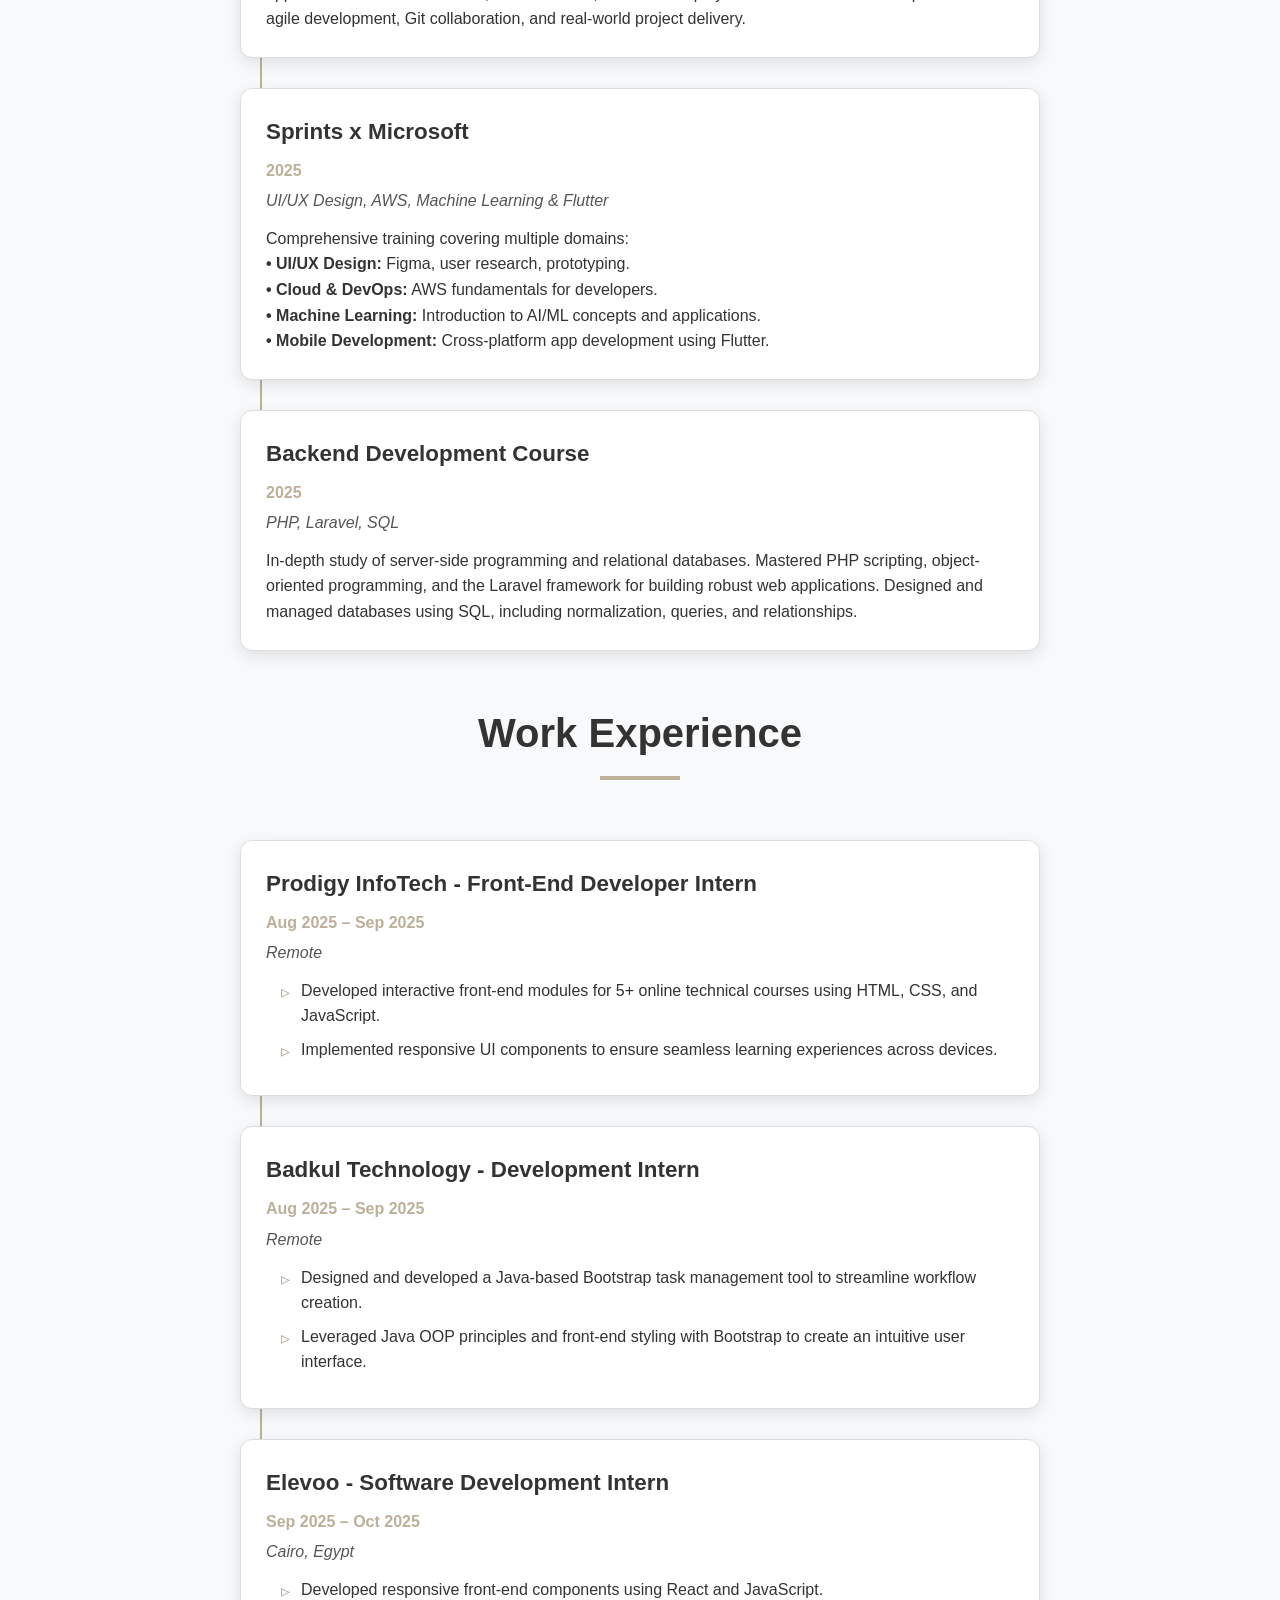
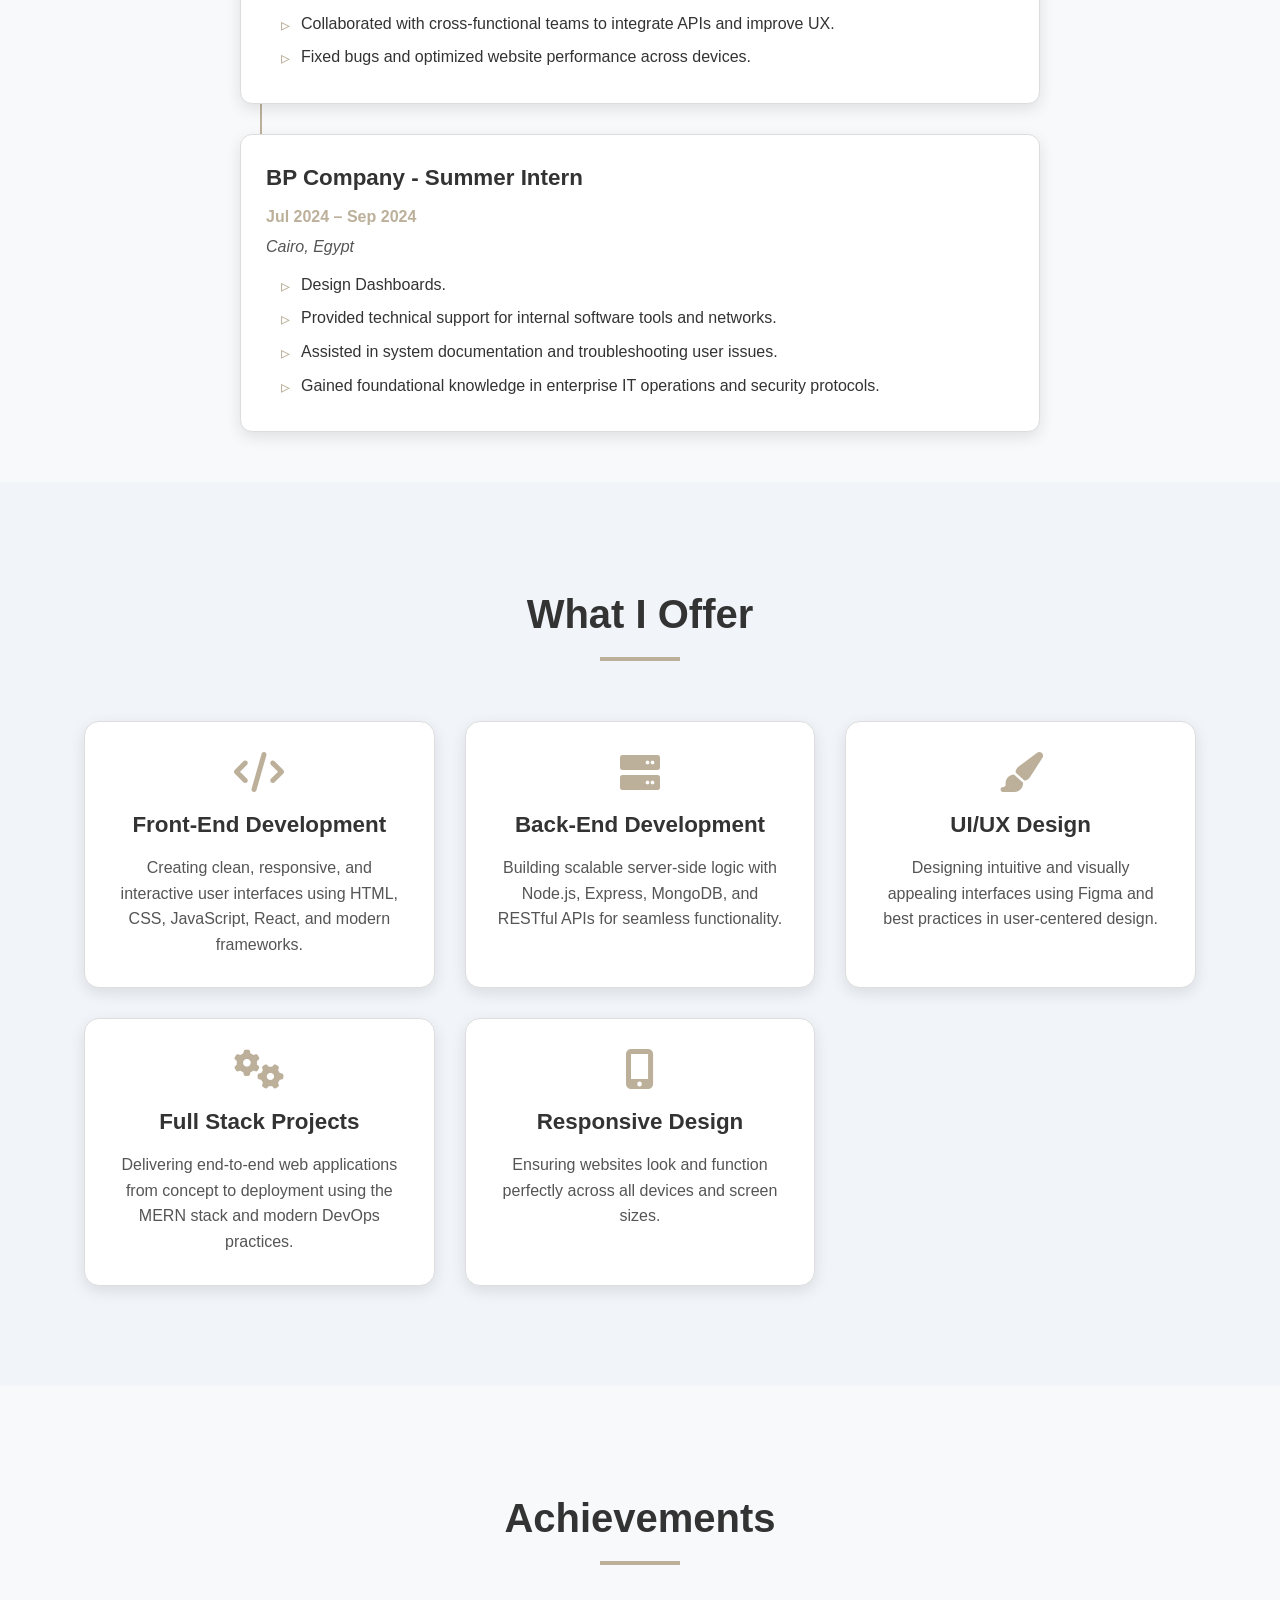
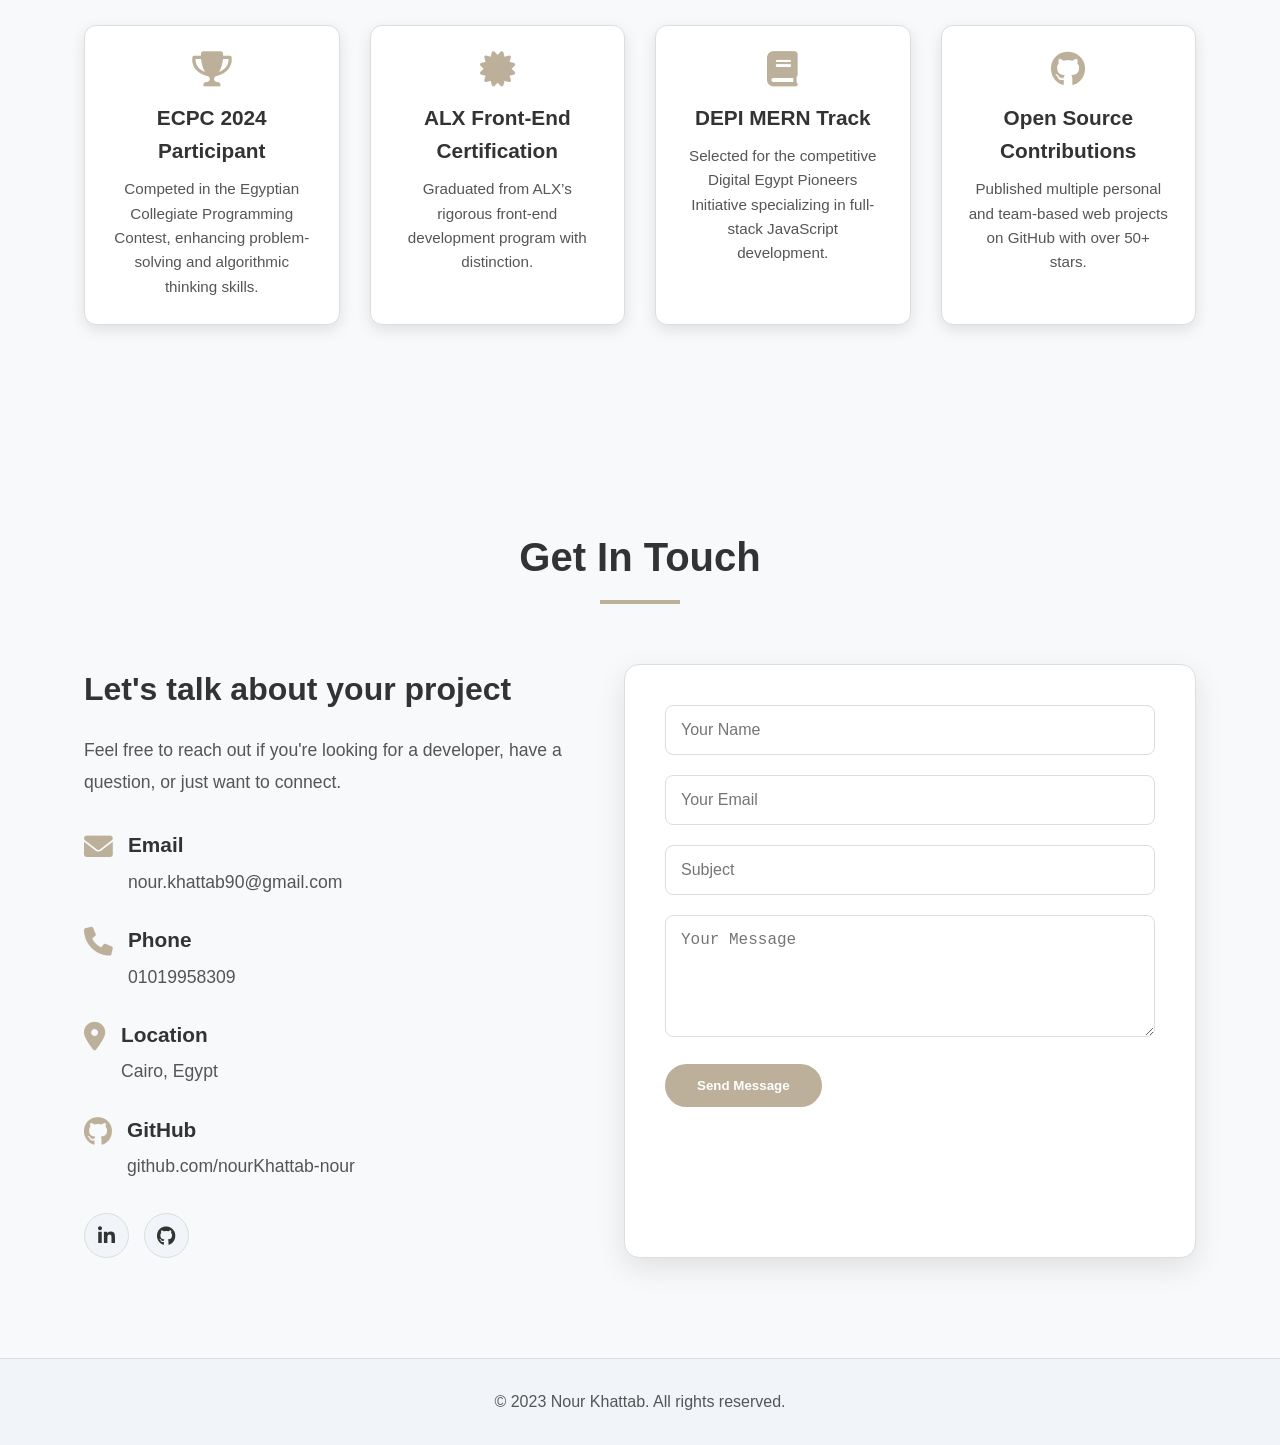
<file: portifilo/index.html>
<!DOCTYPE html>
<html lang="en">
  <head>
    <meta charset="UTF-8" />
    <meta name="viewport" content="width=device-width, initial-scale=1.0" />
    <title>My Portfolio</title>
    <link rel="stylesheet" href="styles.css" />
    <link
      rel="stylesheet"
      href="https://cdnjs.cloudflare.com/ajax/libs/font-awesome/6.0.0/css/all.min.css"
    />
  </head>
  <body>
    <!-- Theme Toggle Button -->
    <button id="theme-toggle" class="theme-toggle">
      <i class="fas fa-moon"></i>
    </button>

    <!-- Navigation -->
    <nav id="navbar">
      <div class="container">
        <div class="nav-content">
          <div class="logo">
            <h2>Nour Khattab</h2>
          </div>
         <ul class="nav-links">
  <li><a href="#home">Home</a></li>
  <li><a href="#about">About</a></li>
    <li><a href="#skills">Skills</a></li>
      <li><a href="#projects">Projects</a></li>
  <li><a href="#education">Education</a></li>
  <li><a href="#work-experience">Experience</a></li>
  <li><a href="#services">Services</a></li>

  <li><a href="#achievements">Achievements</a></li>

  <li><a href="#contact">Contact</a></li>
</ul>
          <div class="burger">
            <div class="line1"></div>
            <div class="line2"></div>
            <div class="line3"></div>
          </div>
        </div>
      </div>
    </nav>

    <!-- Hero Section -->
    <section id="home" class="hero">
      <div class="container-hero">
        <div class="hero-content">
          <h1>Hello, I'm <span class="highlight">Nour Khattab</span></h1>
          <h3>Software engineer & Front End</h3>
          <p>
            Creative developer passionate about building engaging web
            experiences
          </p>
          <div class="cta-buttons">
            <a href="#projects" class="btn-primary">View My Work</a>
            <a href="#contact" class="btn-secondary">Contact Me</a>
          </div>
        </div>
        <div class="hero-image">
          <img src="./assets/profileImage.jpg" alt="Profile Image" />
        </div>
      </div>
    </section>

   <!-- About Section -->
<section id="about" class="about">
  <div class="container">
    <h2 class="section-title">About Me</h2>
    <div class="about-content">
      <div class="about-text">
        <div class="intro-header">
          <h3> Hi, I'm Nour Khattab</h3>
          <p class="subtitle">
            Senior Software Engineering Student at the British University in Egypt (BUE) — Dual degree with London South Bank University.
          </p>
        </div>

        <p class="mission-statement">
          I'm passionate about crafting digital experiences that blend functionality, design, and innovation. My goal is to bridge the gap between engineering precision and creative design to build meaningful applications.
        </p>

        <div class="info-section">
          <h4 class="section-heading">💡 What I Do</h4>
          <ul class="feature-list">
            <li><strong>Full-Stack Web Development (MERN Stack)</strong> — from frontend design to backend logic.</li>
            <li><strong>UI/UX Design</strong> — creating clean, responsive, and user-friendly interfaces.</li>
            <li><strong>AI Integration</strong> — exploring how intelligent features can enhance user experiences.</li>
          </ul>
        </div>

        <div class="info-section">
          <h4 class="section-heading"> Hands-On Experience</h4>
          
          <div class="experience-group">
            <p class="experience-title"> <strong>Internships:</strong></p>
            <ul class="experience-list">
              <li><span class="company"> Elevoo</span> – Frontend Development & UI enhancements.</li>
              <li><span class="company"> BP Company</span> – Web development & responsive design projects.</li>
            </ul>
          </div>

          <div class="experience-group">
            <p class="experience-title"> <strong>Training Programs:</strong></p>
            <ul class="experience-list">
              <li><span class="company">ALX</span> – Front-End Development</li>
              <li><span class="company">DEPI</span> – MERN Stack Track</li>
              <li><span class="company">Sprints & Microsoft</span> – UI/UX Design Excellence</li>
            </ul>
          </div>

          <p class="experience-summary">
            These experiences strengthened my ability to collaborate, adapt, and deliver modern, scalable web solutions.
          </p>
        </div>

        <div class="info-section">
          <h4 class="section-heading">Beyond Academics</h4>
          <ul class="feature-list">
            <li> <strong>Problem-Solver</strong> – I love tackling coding challenges and algorithms.</li>
            <li> <strong>ECPC 2024 Competitor</strong> – enhancing my algorithmic and teamwork skills.</li>
            <li> <strong>Freelancing & Portfolio Building</strong> – bringing real-world ideas to life through projects.</li>
          </ul>
        </div>

        <div class="vision-box">
          <h4 class="vision-heading"> My Vision</h4>
          <p class="vision-text">
            To evolve into a Full Stack Developer who merges software engineering + design thinking + AI innovation to craft impactful digital experiences that make a difference.
          </p>
        </div>

        <div class="info-quick">
          <div class="info-item">
            <i class="fas fa-user"></i>
            <div>
              <strong>Name</strong>
              <span>Nour Khattab</span>
            </div>
          </div>
          <div class="info-item">
            <i class="fas fa-envelope"></i>
            <div>
              <strong>Email</strong>
              <span>nour.khattab90@gmail.com</span>
            </div>
          </div>
          <div class="info-item">
            <i class="fas fa-map-marker-alt"></i>
            <div>
              <strong>Location</strong>
              <span>Cairo, Egypt</span>
            </div>
          </div>
          <div class="info-item">
            <i class="fas fa-briefcase"></i>
            <div>
              <strong>Availability</strong>
              <span>Available for projects</span>
            </div>
          </div>
        </div>
      </div>
    </div>
  </div>
</section>

    <!-- Skills Section -->
<section id="skills" class="skills">
  <div class="container">
    <h2 class="section-title">My Skills</h2>
    <div class="skills-container">
      <div class="skill-card">
        <i class="fab fa-html5"></i>
        <h3>HTML5</h3>
      </div>
      <div class="skill-card">
        <i class="fab fa-css3-alt"></i>
        <h3>CSS3</h3>
      </div>
      <div class="skill-card">
        <i class="fab fa-js"></i>
        <h3>JavaScript</h3>
      </div>
      <div class="skill-card">
        <i class="fab fa-react"></i>
        <h3>React</h3>
      </div>
      <div class="skill-card">
        <i class="fas fa-database"></i>
        <h3>Node.js</h3>
      </div>
      <div class="skill-card">
        <i class="fas fa-mobile-alt"></i>
        <h3>Responsive Design</h3>
      </div>
      <div class="skill-card">
        <i class="fab fa-github"></i>
        <h3>Git & GitHub</h3>
      </div>
      
      <div class="skill-card">
        <i class="fab fa-js"></i>
        <h3>TypeScript</h3>
      </div>
   
      <div class="skill-card">
        <i class="fab fa-figma"></i>
        <h3>Figma</h3>
      </div>
      <div class="skill-card">
        <i class="fab fa-python"></i>
        <h3>Python</h3>
      </div>
      <div class="skill-card">
        <i class="fas fa-database"></i>
        <h3>SQL</h3>
      </div>
      <div class="skill-card">
        <i class="fab fa-java"></i>
        <h3>Java</h3>
      </div>
      <div class="skill-card">
        <i class="fab fa-php"></i>
        <h3>PHP</h3>
      </div>
     
      <div class="skill-card">
        <i class="fas fa-puzzle-piece"></i>
        <h3>Design Patterns</h3>
      </div>
    </div>
  </div>
</section>

    <!-- Projects Section -->
    <section id="projects" class="projects">
      <div class="container">
        <h2 class="section-title">My Projects</h2>
        <div class="filter-buttons">
          <button class="filter-btn active" data-filter="all">All</button>
          <button class="filter-btn" data-filter="web">Web Design</button>
          <button class="filter-btn" data-filter="react">React</button>
          <button class="filter-btn" data-filter="mern">MERN</button>
          <button class="filter-btn" data-filter="backend">BackEnd</button>
        </div>
        <div class="projects-grid">
          <div class="card " style="width: 18rem; " data-category="react">
              <img src="./assets/The Curator's Corner website.png" class="card-img-top" alt="...">
              <div class="card-body">
                <h5 class="card-title">The Curator's Corner website</h5>
                <p style="font-size: 12px;" class="card-text">HTML, CSS, JavaScript, React and Nodejs</p>
                <div class="project-links">
                    <a href="https://nourkhattab-nour.github.io/The-Curator-s-Corner-Website/" target="_blank" class="btn-primary"
                    ><i class="fas fa-eye"></i> Live Demo</a
                    >
                    <a href="https://github.com/nourKhattab-nour/The-Curator-s-Corner-Website" target="_blank" class="btn-github"
                    ><i class="fab fa-github"></i> GitHub</a
                    >
                </div>
              </div>
          </div>

          <div class="card" style="width: 18rem;" data-category="mern">
              <img src="./assets/Car rental website.png" class="card-img-top" alt="...">
              <div class="card-body">
                <h5 class="card-title">Car rental website</h5>
                <p style="font-size: 12px;" class="card-text">HTML, CSS, JavaScript, React and Nodejs</p>
                <div class="project-links">
                   <a href="https://nourkhattab-nour.github.io/Car-Rental-Website/" target="_blank" class="btn-primary"
                  ><i class="fas fa-eye"></i> Live Demo</a
                >
                <a href="https://github.com/nourKhattab-nour/Car-Rental-Website" target="_blank" class="btn-github"
                  ><i class="fab fa-github"></i> GitHub</a
                >
                </div>
              </div>
          </div>

           <div class="card" style="width: 18rem;" data-category="web">
              <img src="./assets/It solutions website.png" class="card-img-top" alt="...">
              <div class="card-body">
                <h5 class="card-title">Techrix | it solution website</h5>
                <p style="font-size: 12px;" class="card-text">HTML, CSS, JavaScript, Bootstrap</p>
                <div class="project-links">
                    <a href="https://nourkhattab-nour.github.io/Techrix-it-solution-website/" target="_blank" class="btn-primary"
                  ><i class="fas fa-eye"></i> Live Demo</a
                >
                <a href="https://github.com/nourKhattab-nour/Techrix-it-solution-website" target="_blank" class="btn-github"
                  ><i class="fab fa-github"></i> GitHub</a
                >
                </div>
              </div>
          </div>

          <div class="card" style="width: 18rem;" data-category="web">
              <img src="./assets/Cinema Website.png" class="card-img-top" alt="...">
              <div class="card-body">
                <h5 class="card-title">Cinema Database Website</h5>
                <p style="font-size: 12px;" class="card-text">React, JavaScript,HTML, CSS, API</p>
                <div class="project-links">
                   <a href="https://nourkhattab-nour.github.io/ALX_graduation_project/" target="_blank" class="btn-primary"
                  ><i class="fas fa-eye"></i> Live Demo</a
                >
                <a href="https://github.com/nourKhattab-nour/ALX_graduation_project" target="_blank" class="btn-github"
                  ><i class="fab fa-github"></i> GitHub</a
                >
                </div>
              </div>
          </div>

          <div class="card" style="width: 18rem;" data-category="react">
              <img src="./assets/Weather Website.png" class="card-img-top" alt="...">
              <div class="card-body">
                <h5 class="card-title">Weather Website</h5>
                <p style="font-size: 12px;" class="card-text">React, HTML, CSS, JavaScript, API</p>
                <div class="project-links">
                  <a href="https://nourkhattab-nour.github.io/Weather_Website/" target="_blank" class="btn-primary"
                  ><i class="fas fa-eye"></i> Live Demo</a
                >
                <a href="https://github.com/nourKhattab-nour/Weather_Website" target="_blank" class="btn-github"
                  ><i class="fab fa-github"></i> GitHub</a
                >
                </div>
              </div>
          </div>

             <div class="card" style="width: 18rem;" data-category="web">
              <img src="./assets/TaskFlowImage Website.png" class="card-img-top" alt="...">
              <div class="card-body">
                <h5 class="card-title">Tech Website</h5>
                <p style="font-size: 12px;" class="card-text">React, HTML, CSS, JavaScript</p>
                <div class="project-links">
                  <a href="https://nourkhattab-nour.github.io/Tech_website/" target="_blank" class="btn-primary"
                  ><i class="fas fa-eye"></i> Live Demo</a
                >
                <a href="https://github.com/nourKhattab-nour/Tech_website" target="_blank" class="btn-github"
                  ><i class="fab fa-github"></i> GitHub</a
                >
                </div>
              </div>
          </div>

           <div class="card" style="width: 18rem;" data-category="web">
              <img src="./assets/StopWatch.png" class="card-img-top" alt="...">
              <div class="card-body">
                <h5 class="card-title">Stop Watch</h5>
                <p style="font-size: 12px;" class="card-text">HTML, CSS, JavaScript</p>
                <div class="project-links">
                   <a href="https://nourkhattab-nour.github.io/stopWatch-website/" target="_blank" class="btn-primary"
                  ><i class="fas fa-eye"></i> Live Demo</a
                >
                <a href="https://github.com/nourKhattab-nour/stopWatch-website" target="_blank" class="btn-github"
                  ><i class="fab fa-github"></i> GitHub</a
                >
                </div>
              </div>
          </div>

            <div class="card" style="width: 18rem;" data-category="web">
              <img src="./assets/XO.png" class="card-img-top" alt="...">
              <div class="card-body">
                <h5 class="card-title">XO Game</h5>
                <p style="font-size: 12px;" class="card-text">HTML, CSS, JavaScript</p>
                <div class="project-links">
                 <a href="https://nourkhattab-nour.github.io/XO-Game-/" target="_blank" class="btn-primary"
                  ><i class="fas fa-eye"></i> Live Demo</a
                >
                <a href="https://github.com/nourKhattab-nour/XO-Game-" target="_blank" class="btn-github"
                  ><i class="fab fa-github"></i> GitHub</a
                >
                </div>
              </div>
          </div>

                 <div class="card" style="width: 18rem;" data-category="react">
              <img src="./assets/Mini Book Store.png" class="card-img-top" alt="...">
              <div class="card-body">
                <h5 class="card-title">Mini Book Website</h5>
                <p style="font-size: 12px;" class="card-text">HTML, CSS, JavaScript, React,Swipe.js</p>
                <div class="project-links">
                <a href="https://nourkhattab-nour.github.io/Library_website/" target="_blank" class="btn-primary"
                  ><i class="fas fa-eye"></i> Live Demo</a
                >
                <a href="https://github.com/nourKhattab-nour/Library_website" target="_blank" class="btn-github"
                  ><i class="fab fa-github"></i> GitHub</a
                >
                </div>
              </div>
          </div>

          
            <div class="card" style="width: 18rem;" data-category="web">
              <img src="./assets/Contact Us.png" class="card-img-top" alt="...">
              <div class="card-body">
                <h5 class="card-title">Contact Us Page</h5>
                <p style="font-size: 12px;" class="card-text">HTML, CSS, JavaScript</p>
                <div class="project-links">
                 <a href="https://nourkhattab-nour.github.io/Contact-Us-Page/" target="_blank" class="btn-primary"
                  ><i class="fas fa-eye"></i> Live Demo</a
                >
                <a href="https://github.com/nourKhattab-nour/Contact-Us-Page" target="_blank" class="btn-github"
                  ><i class="fab fa-github"></i> GitHub</a
                >
                </div>
              </div>
          </div>

          <div class="card" style="width: 18rem;" data-category="web">
              <img src="./assets/testimonials-section.png"  class="card-img-top" alt="...">
              <div class="card-body">
                <h5 class="card-title">testimonials-section</h5>
                <p style="font-size: 12px;" class="card-text">HTML, CSS</p>
                <div class="project-links">
                  <a href="https://nourkhattab-nour.github.io/testimonials-section/" target="_blank" class="btn-primary"
                  ><i class="fas fa-eye"></i> Live Demo</a
                >
                <a href="https://github.com/nourKhattab-nour/testimonials-section" target="_blank" class="btn-github"
                  ><i class="fab fa-github"></i> GitHub</a
                >
                </div>
              </div>
          </div>

          <div class="card" style="width: 18rem;" data-category="backend">
              <img src="./assets/backend.png"   class="card-img-top" alt="...">
              <div class="card-body">
                <h5 class="card-title">testimonials-section</h5>
                <p style="font-size: 12px;" class="card-text">HTML, CSS</p>
                <div class="project-links">
                 <a href="https://github.com/nourKhattab-nour/Food-Ordering-System" target="_blank" class="btn-github"
                  ><i class="fab fa-github"></i> GitHub</a
                >
                </div>
              </div>
          </div>

        </div>
      </div>
    </section>

    <!-- Education Section -->
<!-- Education Section -->
<section id="education" class="education">
  <div class="container">
    <h2 class="section-title">Education</h2>
    <div class="timeline">
      <!-- University Degree -->
      <div class="timeline-item">
        <h3>British University in Egypt</h3>
        <p class="timeline-date">2022 – 2026</p>
        <p class="timeline-subtitle">B.Sc. in Software Engineering</p>
        <p>
          Specialized in software development.Participated in academic projects involving MERN stack, UI/UX design, database systems and etc.
        </p>
      </div>

      <!-- ALX Front-End Program -->
      <div class="timeline-item">
        <h3>ALX Software Engineering (Front-End Track)</h3>
        <p class="timeline-date">2025</p>
        <p class="timeline-subtitle">6-Month Intensive Program</p>
        <p>
          Completed a rigorous front-end development curriculum focused on modern web technologies.
          Built responsive and interactive user interfaces using HTML, CSS, JavaScript, and React.
          Emphasized best practices in accessibility, performance, and component-based architecture.
        </p>
      </div>

      <!-- DEPI MERN Stack Program -->
      <div class="timeline-item">
        <h3>Digital Egypt Pioneers Initiative (DEPI) - MERN Track</h3>
        <p class="timeline-date">2025</p>
        <p class="timeline-subtitle">Full-Stack Web Development</p>
        <p>
          Advanced training in the MERN stack (MongoDB, Express.js, React, Node.js).
          Developed end-to-end applications with RESTful APIs, authentication, and cloud deployment.
          Gained hands-on experience in agile development, Git collaboration, and real-world project delivery.
        </p>
      </div>

      <!-- Sprints x Microsoft (UI/UX & More) -->
      <div class="timeline-item">
        <h3>Sprints x Microsoft</h3>
        <p class="timeline-date">2025</p>
        <p class="timeline-subtitle">UI/UX Design, AWS, Machine Learning & Flutter</p>
        <p>
          Comprehensive training covering multiple domains:
          <br><strong>• UI/UX Design:</strong> Figma, user research, prototyping.
          <br><strong>• Cloud & DevOps:</strong> AWS fundamentals for developers.
          <br><strong>• Machine Learning:</strong> Introduction to AI/ML concepts and applications.
          <br><strong>• Mobile Development:</strong> Cross-platform app development using Flutter.
        </p>
      </div>

      <!-- Backend Course -->
      <div class="timeline-item">
        <h3>Backend Development Course</h3>
        <p class="timeline-date">2025</p>
        <p class="timeline-subtitle">PHP, Laravel, SQL</p>
        <p>
          In-depth study of server-side programming and relational databases.
          Mastered PHP scripting, object-oriented programming, and the Laravel framework for building robust web applications.
          Designed and managed databases using SQL, including normalization, queries, and relationships.
        </p>
      </div>
    </div>
  </div>
</section>

<!-- Work Experience Section -->
<!-- Work Experience Section -->
<section id="work-experience" class="work-experience">
  <div class="container">
    <h2 class="section-title">Work Experience</h2>
    <div class="timeline">
      <!-- Prodigy InfoTech -->
      <div class="timeline-item">
        <h3>Prodigy InfoTech - Front-End Developer Intern</h3>
        <p class="timeline-date">Aug 2025 – Sep 2025</p>
        <p class="timeline-subtitle">Remote</p>
        <ul class="timeline-list">
          <li>Developed interactive front-end modules for 5+ online technical courses using HTML, CSS, and JavaScript.</li>
          <li>Implemented responsive UI components to ensure seamless learning experiences across devices.</li>
        </ul>
      </div>

      <!-- Badkul Technology -->
      <div class="timeline-item">
        <h3>Badkul Technology - Development Intern</h3>
        <p class="timeline-date">Aug 2025 – Sep 2025</p>
        <p class="timeline-subtitle">Remote</p>
        <ul class="timeline-list">
          <li>Designed and developed a Java-based Bootstrap task management tool to streamline workflow creation.</li>
          <li>Leveraged Java OOP principles and front-end styling with Bootstrap to create an intuitive user interface.</li>
        </ul>
      </div>

      <!-- Elevoo -->
      <div class="timeline-item">
        <h3>Elevoo - Software Development Intern</h3>
        <p class="timeline-date">Sep 2025 – Oct 2025</p>
        <p class="timeline-subtitle">Cairo, Egypt</p>
        <ul class="timeline-list">
          <li>Developed responsive front-end components using React and JavaScript.</li>
          <li>Collaborated with cross-functional teams to integrate APIs and improve UX.</li>
          <li>Fixed bugs and optimized website performance across devices.</li>
        </ul>
      </div>

      <!-- BP Company -->
      <div class="timeline-item">
        <h3>BP Company - Summer Intern</h3>
        <p class="timeline-date">Jul 2024 – Sep 2024</p>
        <p class="timeline-subtitle">Cairo, Egypt</p>
        <ul class="timeline-list">
          <li>Design Dashboards.</li>
          <li>Provided technical support for internal software tools and networks.</li>
          <li>Assisted in system documentation and troubleshooting user issues.</li>
          <li>Gained foundational knowledge in enterprise IT operations and security protocols.</li>
        </ul>
      </div>
    </div>
  </div>
</section>

<!-- Offered Services Section -->
<section id="services" class="services">
  <div class="container">
    <h2 class="section-title">What I Offer</h2>
    <div class="services-grid">
      <div class="service-card">
        <i class="fas fa-code"></i>
        <h3>Front-End Development</h3>
        <p>
          Creating clean, responsive, and interactive user interfaces using HTML, CSS, JavaScript,
          React, and modern frameworks.
        </p>
      </div>
      <div class="service-card">
        <i class="fas fa-server"></i>
        <h3>Back-End Development</h3>
        <p>
          Building scalable server-side logic with Node.js, Express, MongoDB, and RESTful APIs
          for seamless functionality.
        </p>
      </div>
      <div class="service-card">
        <i class="fas fa-paint-brush"></i>
        <h3>UI/UX Design</h3>
        <p>
          Designing intuitive and visually appealing interfaces using Figma and best practices
          in user-centered design.
        </p>
      </div>
      <div class="service-card">
        <i class="fas fa-cogs"></i>
        <h3>Full Stack Projects</h3>
        <p>
          Delivering end-to-end web applications from concept to deployment using the MERN stack
          and modern DevOps practices.
        </p>
      </div>
      <div class="service-card">
        <i class="fas fa-mobile-alt"></i>
        <h3>Responsive Design</h3>
        <p>
          Ensuring websites look and function perfectly across all devices and screen sizes.
        </p>
      </div>
    </div>
  </div>
</section>

<!-- Achievements Section -->
<section id="achievements" class="achievements">
  <div class="container">
    <h2 class="section-title">Achievements</h2>
    <div class="achievements-grid">
      <div class="achievement-item">
        <i class="fas fa-trophy"></i>
        <h3>ECPC 2024 Participant</h3>
        <p>Competed in the Egyptian Collegiate Programming Contest, enhancing problem-solving and algorithmic thinking skills.</p>
      </div>
      <div class="achievement-item">
        <i class="fas fa-certificate"></i>
        <h3>ALX Front-End Certification</h3>
        <p>Graduated from ALX’s rigorous front-end development program with distinction.</p>
      </div>
      <div class="achievement-item">
        <i class="fas fa-book"></i>
        <h3>DEPI MERN Track</h3>
        <p>Selected for the competitive Digital Egypt Pioneers Initiative specializing in full-stack JavaScript development.</p>
      </div>
      <div class="achievement-item">
        <i class="fab fa-github"></i>
        <h3>Open Source Contributions</h3>
        <p>Published multiple personal and team-based web projects on GitHub with over 50+ stars.</p>
      </div>
    </div>
  </div>
</section>


    <!-- Contact Section -->
    <!-- Contact Section -->
<section id="contact" class="contact">
  <div class="container">
    <h2 class="section-title">Get In Touch</h2>
    <div class="contact-content">
      
      <!-- Contact Info -->
      <div class="contact-info">
        <h3>Let's talk about your project</h3>
        <p>
          Feel free to reach out if you're looking for a developer, have a
          question, or just want to connect.
        </p>

        <div class="contact-methods">
          <div class="contact-method">
            <i class="fas fa-envelope"></i>
            <div>
              <h4>Email</h4>
              <p>nour.khattab90@gmail.com</p>
            </div>
          </div>
          <div class="contact-method">
            <i class="fas fa-phone"></i>
            <div>
              <h4>Phone</h4>
              <p>01019958309</p>
            </div>
          </div>
          <div class="contact-method">
            <i class="fas fa-map-marker-alt"></i>
            <div>
              <h4>Location</h4>
              <p>Cairo, Egypt</p>
            </div>
          </div>
          <div class="contact-method">
            <i class="fab fa-github"></i>
            <div>
              <h4>GitHub</h4>
              <p>github.com/nourKhattab-nour</p>
            </div>
          </div>
        </div>

        <div class="social-links">
          <a href="https://www.linkedin.com/in/nour-n-khattab/" target="_blank"><i class="fab fa-linkedin-in"></i></a>
          <a href="https://github.com/nourKhattab-nour" target="_blank"><i class="fab fa-github"></i></a>
        </div>
      </div>

      <!-- Contact Form (Formspree Integrated) -->
      <div class="contact-form">
       <form id="contactForm" action="https://formspree.io/f/xeoldnzl" method="POST">
  <div class="form-group">
    <input type="text" name="name" placeholder="Your Name" required />
  </div>
  <div class="form-group">
    <input type="email" name="email" placeholder="Your Email" required />
  </div>
  <div class="form-group">
    <input type="text" name="subject" placeholder="Subject" required />
  </div>
  <div class="form-group">
    <textarea name="message" rows="5" placeholder="Your Message" required></textarea>
  </div>
  <button type="submit" class="btn-primary">Send Message</button>
</form>

<p id="formStatus" style="margin-top:15px; color:green; display:none;">
  ✅ Message Sent Successfully!
</p>
      </div>

    </div>
  </div>
</section>


    <!-- Footer -->
    <footer>
      <div class="container">
        <p>&copy; 2023 Nour Khattab. All rights reserved.</p>
      </div>
    </footer>

    <script src="script.js"></script>
  </body>
</html>
</file>
<file: styles.css>
/* Reset and Base Styles */
* {
  margin: 0;
  padding: 0;
  box-sizing: border-box;
  scroll-behavior: smooth;
}

body {
  font-family: "Segoe UI", Tahoma, Geneva, Verdana, sans-serif;
  line-height: 1.6;
  color: #333;
  background-color: #f8f9fa;
  transition: background-color 0.3s ease, color 0.3s ease;
}

/* Light and Dark Theme Variables */
:root {
  /* Light Theme */
  --bg-color: #f8f9fa;
  --text-color: #333;
  --text-secondary: #555;
  --primary-color: #bcb09a;
  --primary-light: #e7bc6e;
  --secondary-color: #6c757d;
  --card-bg: #ffffff;
  --section-bg: #f1f5f9;
  --shadow: 0 10px 30px rgba(0, 0, 0, 0.1);
  --shadow-sm: 0 5px 15px rgba(0, 0, 0, 0.1);
  --border-color: #ddd;
  --highlight-bg: rgba(0, 119, 255, 0.2);
}

[data-theme="dark"] {
  /* Dark Theme */
  --bg-color: #121212;
  --text-color: #e0e0e0;
  --text-secondary: #bbbbbb;
  --primary-color: #bcb09a;
  --primary-light: #e7bc6e;
  --secondary-color: #adb5bd;
  --card-bg: #1e1e1e;
  --section-bg: #1a1a1a;
  --shadow: 0 10px 30px rgba(0, 0, 0, 0.3);
  --shadow-sm: 0 5px 15px rgba(0, 0, 0, 0.2);
  --border-color: #333;
  --highlight-bg: rgba(77, 144, 255, 0.2);
}

/* Apply theme variables */
body {
  background-color: var(--bg-color);
  color: var(--text-color);
}

.container-hero {
  width: 90%;
  max-width: 1200px;
  margin: 0 auto;
  padding: 0 20px;
  display: flex;
}
.container {
  width: 90%;
  max-width: 1200px;
  margin: 0 auto;
  padding: 0 20px;
}

img {
  max-width: 100%;
  height: auto;
}

a {
  text-decoration: none;
  color: var(--text-color);
  transition: all 0.3s ease;
}

a:hover {
  color: var(--primary-color);
}

/* Theme Toggle Button */
.theme-toggle {
  position: fixed;
  top: 20px;
  right: 20px;
  width: 50px;
  height: 50px;
  border-radius: 50%;
  background-color: var(--card-bg);
  color: var(--text-color);
  border: 2px solid var(--primary-color);
  cursor: pointer;
  z-index: 1001;
  display: flex;
  align-items: center;
  justify-content: center;
  font-size: 1.2rem;
  box-shadow: var(--shadow-sm);
  transition: all 0.3s ease;
}

.theme-toggle:hover {
  transform: rotate(30deg);
  background-color: var(--primary-color);
  color: white;
}

.theme-toggle i {
  transition: transform 0.3s ease;
}

/* Buttons */
.btn-primary,
.btn-secondary,
.btn-github {
  display: inline-block;
  padding: 12px 30px;
  border-radius: 50px;
  font-weight: 600;
  cursor: pointer;
  transition: all 0.3s ease;
}

.btn-primary {
  background-color: var(--primary-color);
  color: white;
  border: 2px solid var(--primary-color);
}

.btn-primary:hover {
  background-color: transparent;
  color: var(--primary-color);
}

.btn-secondary {
  background-color: transparent;
  color: var(--primary-color);
  border: 2px solid var(--primary-color);
  margin-left: 15px;
}

.btn-secondary:hover {
  background-color: var(--primary-color);
  color: white;
}

/* GitHub Button */
.btn-github {
  background-color: #333;
  color: white;
  border: 2px solid #555;
  margin-left: 10px;
}

.btn-github:hover {
  background-color: #555;
  border-color: #777;
}

.btn-github i {
  margin-right: 8px;
}

.section-title {
  text-align: center;
  font-size: 2.5rem;
  margin-bottom: 60px;
  position: relative;
  padding-bottom: 15px;
  color: var(--text-color);
}

.section-title::after {
  content: "";
  position: absolute;
  bottom: 0;
  left: 50%;
  transform: translateX(-50%);
  width: 80px;
  height: 4px;
  background-color: var(--primary-color);
}

/* Navigation */
#navbar {
  position: fixed;
  top: 0;
  left: 0;
  width: 100%;
  background-color: var(--card-bg);
  box-shadow: 0 2px 10px rgba(0, 0, 0, 0.1);
  z-index: 1000;
  transition: all 0.3s ease;
}

#navbar.scrolled {
  padding: 10px 0;
  background-color: rgba(var(--card-bg-rgb), 0.95);
}

.nav-content {
  display: flex;
  justify-content: space-between;
  align-items: center;
  padding: 20px 0;
}

.logo h2 {
  color: var(--primary-color);
  font-size: 1.8rem;
}

.nav-links {
  display: flex;
  list-style: none;
}

.nav-links li {
  margin-left: 30px;
}

.nav-links a {
  color: var(--text-color);
  font-weight: 500;
  position: relative;
}

.nav-links a::after {
  content: "";
  position: absolute;
  bottom: -5px;
  left: 0;
  width: 0;
  height: 2px;
  background-color: var(--primary-color);
  transition: width 0.3s ease;
}

.nav-links a:hover {
  color: var(--primary-color);
}

.nav-links a:hover::after {
  width: 100%;
}

.burger {
  display: none;
  cursor: pointer;
}

.burger div {
  width: 25px;
  height: 3px;
  background-color: var(--text-color);
  margin: 5px;
  transition: all 0.3s ease;
}

/* Hero Section */
.hero {
  padding: 150px 0 100px;
  min-height: 100vh;
  display: flex;
  align-items: center;
  background-color: var(--bg-color);
}

.hero-content {
  flex: 1;
  animation: fadeInLeft 1s ease;
  margin-top: 86px;
}

.hero-content h1 {
  font-size: 3.5rem;
  margin-bottom: 20px;
  line-height: 1.2;
  color: var(--text-color);
}

.highlight {
  color: var(--primary-color);
  position: relative;
}

.highlight::after {
  content: "";
  position: absolute;
  bottom: 10px;
  left: 0;
  width: 100%;
  height: 10px;
  background-color: var(--highlight-bg);
  z-index: -1;
}

.hero-content h3 {
  font-size: 1.8rem;
  margin-bottom: 20px;
  color: var(--text-secondary);
}

.hero-content p {
  font-size: 1.2rem;
  margin-bottom: 30px;
  color: var(--text-secondary);
  max-width: 600px;
}

.cta-buttons {
  margin-top: 30px;
}

.hero-image {
  flex: 1;
  display: flex;
  justify-content: center;
  animation: fadeInRight 1s ease;
}

.hero-image img {
  border-radius: 321px;
  box-shadow: var(--shadow);
  border: 5px solid var(--card-bg);
}

/* About Section */
.about {
  padding: 100px 0;
  background-color: var(--section-bg);
}

.about-content {
  display: flex;
  align-items: center;
  gap: 50px;
}

.about-text {
  flex: 1;
  font-size: 1.1rem;
  color: var(--text-secondary);
  line-height: 1.8;
}

.about-text p {
  margin-bottom: 20px;
}

.info {
  margin-top: 30px;
}

.info-item {
  margin-bottom: 15px;
  font-size: 1.1rem;
}

.info-item strong {
  color: var(--text-color);
  margin-right: 10px;
}

.about-image {
  flex: 1;
  border-radius: 20px;
  overflow: hidden;
  box-shadow: var(--shadow);
}

/* Skills Section */
.skills {
  padding: 100px 0;
}

.skills-container {
  display: grid;
  grid-template-columns: repeat(auto-fill, minmax(250px, 1fr));
  gap: 30px;
  margin-top: 50px;
}

.skill-card {
  background-color: var(--card-bg);
  padding: 30px;
  border-radius: 15px;
  text-align: center;
  box-shadow: var(--shadow);
  transition: transform 0.3s ease;
  border: 1px solid var(--border-color);
}

.skill-card:hover {
  transform: translateY(-10px);
}

.skill-card i {
  font-size: 3rem;
  margin-bottom: 20px;
  color: var(--primary-color);
}

.skill-card h3 {
  font-size: 1.5rem;
  margin-bottom: 15px;
  color: var(--text-color);
}

/* Additional skill icons */
.skill-card .fab.fa-github {
  color: #333;
}

.skill-card .fab.fa-jira {
  color: black;
}

.skill-card .fab.fa-flutter {
  color: black;
}

.skill-card .fab.fa-python {
  color: black;
}

.skill-card .fab.fa-java {
  color: black;
}

.skill-card .fab.fa-php {
  color: black;
}

.skill-card .fab.fa-laravel {
  color: black;
}

.skill-card .fas.fa-puzzle-piece {
  color: black;
}

.skill-card .fab {
  color: black;
}
.skill-card .fas {
  color: black;
}
/* Progress bars for all skills */
.progress-bar {
  width: 100%;
  height: 10px;
  background-color: #e0e0e0;
  border-radius: 10px;
  overflow: hidden;
  margin-top: 10px;
  border: 1px solid var(--border-color);
}

.progress {
  height: 100%;
  background-color: var(--primary-color);
  border-radius: 10px;
  width: 0;
  transition: width 2s ease-in-out;
  display: flex;
  align-items: center;
  justify-content: center;
  font-size: 0.7rem;
  color: white;
  font-weight: bold;
}

/* Projects Section */
.projects {
  padding: 100px 0;
  background-color: var(--section-bg);
}

.filter-buttons {
  display: flex;
  justify-content: center;
  margin-bottom: 50px;
  flex-wrap: wrap;
}

.filter-btn {
  padding: 10px 20px;
  margin: 0 10px 10px;
  background-color: var(--card-bg);
  border: 2px solid var(--primary-color);
  color: var(--primary-color);
  border-radius: 50px;
  cursor: pointer;
  font-weight: 500;
  transition: all 0.3s ease;
}

.filter-btn.active,
.filter-btn:hover {
  background-color: var(--primary-color);
  color: white;
}

.projects-grid {
  display: grid;
  grid-template-columns: repeat(auto-fill, minmax(350px, 1fr));
  gap: 30px;
}

.project-item {
  position: relative;
  border-radius: 15px;
  overflow: hidden;
  box-shadow: var(--shadow);
  opacity: 0;
  transform: translateY(30px);
  transition: all 0.5s ease;
  border: 1px solid var(--border-color);
}

.project-item.show {
  opacity: 1;
  transform: translateY(0);
}

.project-item img {
  width: 100%;
  height: 250px;
  object-fit: cover;
  transition: transform 0.5s ease;
}

.project-overlay {
  position: absolute;
  bottom: 0;
  left: 0;
  width: 100%;
  padding: 30px;
  background: linear-gradient(transparent, rgba(0, 0, 0, 0.9));
  color: white;
  transform: translateY(100%);
  transition: transform 0.5s ease;
}

.project-item:hover .project-overlay {
  transform: translateY(0);
}

.project-item:hover img {
  transform: scale(1.1);
}

.project-overlay h3 {
  font-size: 1.1rem;
  margin-bottom: 10px;
}

.project-overlay p {
  margin-bottom: 10px;
  opacity: 0.8;
}

.project-links {
  display: flex;
  flex-wrap: wrap;
  gap: 10px;
  margin-top: 10px;
}

.project-links a {
  color: white;
  font-size: 0.6rem;
  display: flex;
  align-items: center;
}

.project-links a i {
  margin-right: 5px;
}

/* === Education & Work Experience Timeline === */
.timeline {
  position: relative;
  max-width: 800px;
  margin: 50px auto;
}

.timeline::before {
  content: '';
  position: absolute;
  left: 20px;
  top: 0;
  bottom: 0;
  width: 2px;
  background-color: var(--primary-color);
}

.timeline-item {
  background-color: var(--card-bg);
  padding: 25px;
  border-radius: 12px;
  box-shadow: var(--shadow-sm);
  margin-bottom: 30px;
  position: relative;
  border: 1px solid var(--border-color);
  transition: transform 0.3s ease;
}

.timeline-item:hover {
  transform: translateY(-5px);
}

.timeline-item h3 {
  color: var(--text-color);
  font-size: 1.4rem;
  margin-bottom: 8px;
}

.timeline-date {
  color: var(--primary-color);
  font-weight: 600;
  font-size: 1rem;
  margin-bottom: 5px;
}

.timeline-subtitle {
  color: var(--text-secondary);
  font-style: italic;
  margin-bottom: 12px;
}

.timeline-list {
  list-style: none;
  padding-left: 15px;
}

.timeline-list li {
  margin-bottom: 8px;
  position: relative;
  padding-left: 20px;
}

.timeline-list li::before {
  content: '▹';
  color: var(--primary-color);
  position: absolute;
  left: 0;
  font-size: 1.1rem;
}

/* Only show timeline line on large screens */
@media (max-width: 768px) {
  .timeline::before {
    display: none;
  }

  .timeline-item {
    margin-left: 0 !important;
  }
}

/* === Services Section === */
.services {
  padding: 100px 0;
  background-color: var(--section-bg);
}

.services-grid {
  display: grid;
  grid-template-columns: repeat(auto-fill, minmax(280px, 1fr));
  gap: 30px;
  margin-top: 50px;
}

.service-card {
  background-color: var(--card-bg);
  padding: 30px;
  border-radius: 15px;
  text-align: center;
  box-shadow: var(--shadow-sm);
  border: 1px solid var(--border-color);
  transition: all 0.3s ease;
}

.service-card:hover {
  transform: translateY(-10px);
  box-shadow: var(--shadow);
}

.service-card i {
  font-size: 2.5rem;
  color: var(--primary-color);
  margin-bottom: 15px;
}

.service-card h3 {
  font-size: 1.4rem;
  margin-bottom: 12px;
  color: var(--text-color);
}

.service-card p {
  color: var(--text-secondary);
  line-height: 1.6;
}

/* === Achievements Section === */
.achievements {
  padding: 100px 0;
}

.achievements-grid {
  display: grid;
  grid-template-columns: repeat(auto-fill, minmax(250px, 1fr));
  gap: 30px;
  margin-top: 50px;
}

.achievement-item {
  background-color: var(--card-bg);
  padding: 25px;
  border-radius: 12px;
  text-align: center;
  box-shadow: var(--shadow-sm);
  border: 1px solid var(--border-color);
}

.achievement-item i {
  font-size: 2.2rem;
  color: var(--primary-color);
  margin-bottom: 15px;
}

.achievement-item h3 {
  font-size: 1.3rem;
  margin-bottom: 10px;
  color: var(--text-color);
}

.achievement-item p {
  color: var(--text-secondary);
  font-size: 0.95rem;
  line-height: 1.6;
}

/* === Testimonials Section === */
.testimonials {
  padding: 100px 0;
  background-color: var(--section-bg);
}

.testimonials-grid {
  display: grid;
  grid-template-columns: repeat(auto-fill, minmax(300px, 1fr));
  gap: 30px;
  margin-top: 50px;
}

.testimonial-card {
  background-color: var(--card-bg);
  padding: 30px;
  border-radius: 15px;
  box-shadow: var(--shadow-sm);
  border: 1px solid var(--border-color);
  transition: all 0.3s ease;
}

.testimonial-card:hover {
  transform: translateY(-10px);
}

.testimonial-quote {
  position: relative;
  margin-bottom: 20px;
}

.testimonial-quote i {
  color: var(--primary-color);
  font-size: 1.5rem;
  margin-bottom: 10px;
}

.testimonial-quote p {
  color: var(--text-secondary);
  line-height: 1.7;
  font-style: italic;
}

.testimonial-author {
  display: flex;
  align-items: center;
}

.testimonial-author img {
  width: 50px;
  height: 50px;
  border-radius: 50%;
  object-fit: cover;
  margin-right: 15px;
  border: 2px solid var(--primary-color);
}

.testimonial-author h4 {
  font-size: 1.1rem;
  color: var(--text-color);
  margin-bottom: 5px;
}

.testimonial-author p {
  color: var(--primary-color);
  font-size: 0.9rem;
  margin: 0;
}

/* Responsive Adjustments */
@media (max-width: 768px) {
  .timeline::before {
    display: none;
  }

  .services-grid,
  .achievements-grid,
  .testimonials-grid {
    grid-template-columns: 1fr;
  }
}
/* Contact Section */
.contact {
  padding: 100px 0;
}

.contact-content {
  display: flex;
  gap: 50px;
}

.contact-info {
  flex: 1;
}

.contact-info h3 {
  font-size: 2rem;
  margin-bottom: 20px;
  color: var(--text-color);
}

.contact-info p {
  font-size: 1.1rem;
  color: var(--text-secondary);
  margin-bottom: 30px;
  line-height: 1.8;
}

.contact-methods {
  margin-top: 30px;
}

.contact-method {
  display: flex;
  align-items: flex-start;
  margin-bottom: 25px;
}

.contact-method i {
  font-size: 1.8rem;
  color: var(--primary-color);
  margin-right: 15px;
  margin-top: 5px;
}

.contact-method h4 {
  font-size: 1.3rem;
  margin-bottom: 5px;
  color: var(--text-color);
}

.contact-method p {
  color: var(--text-secondary);
  margin: 0;
}

.social-links {
  display: flex;
  margin-top: 30px;
}

.social-links a {
  display: flex;
  align-items: center;
  justify-content: center;
  width: 45px;
  height: 45px;
  border-radius: 50%;
  background-color: var(--section-bg);
  color: var(--text-color);
  margin-right: 15px;
  font-size: 1.2rem;
  transition: all 0.3s ease;
  border: 1px solid var(--border-color);
}

.social-links a:hover {
  background-color: var(--primary-color);
  color: white;
}

.contact-form {
  flex: 1;
  background-color: var(--card-bg);
  padding: 40px;
  border-radius: 15px;
  box-shadow: var(--shadow);
  border: 1px solid var(--border-color);
}

.form-group {
  margin-bottom: 20px;
}

.form-group input,
.form-group textarea {
  width: 100%;
  padding: 15px;
  border: 1px solid var(--border-color);
  border-radius: 8px;
  font-size: 1rem;
  transition: border-color 0.3s ease;
  background-color: var(--card-bg);
  color: var(--text-color);
}

.form-group input:focus,
.form-group textarea:focus {
  outline: none;
  border-color: var(--primary-color);
}

.form-group textarea {
  resize: vertical;
}

/* Footer */
footer {
  background-color: var(--section-bg);
  color: var(--text-secondary);
  text-align: center;
  padding: 30px 0;
  border-top: 1px solid var(--border-color);
}

/* Animations */
@keyframes fadeInLeft {
  from {
    opacity: 0;
    transform: translateX(-50px);
  }
  to {
    opacity: 1;
    transform: translateX(0);
  }
}

@keyframes fadeInRight {
  from {
    opacity: 0;
    transform: translateX(50px);
  }
  to {
    opacity: 1;
    transform: translateX(0);
  }
}

/* Success Message */
.success-message {
  position: fixed;
  top: 20px;
  right: 20px;
  background-color: #4caf50;
  color: white;
  padding: 15px 25px;
  border-radius: 8px;
  box-shadow: 0 4px 15px rgba(0, 0, 0, 0.2);
  z-index: 9999;
  transform: translateX(150%);
  transition: transform 0.5s ease;
}

.success-message.show {
  transform: translateX(0);
}

/* Responsive Design */
@media (max-width: 992px) {
  .hero-content h1 {
    font-size: 3rem;
  }

  .hero-content h3 {
    font-size: 1.6rem;
  }

  .about-content,
  .contact-content {
    flex-direction: column;
  }

  .about-image,
  .hero-image {
    margin-top: 40px;
  }

  .projects-grid {
    grid-template-columns: repeat(auto-fill, minmax(300px, 1fr));
  }

  .project-links {
    justify-content: center;
  }
}

@media (max-width: 768px) {
  .nav-links {
    position: absolute;
    right: 0;
    top: 70px;
    height: calc(100vh - 70px);
    background-color: var(--card-bg);
    width: 70%;
    flex-direction: column;
    align-items: center;
    justify-content: flex-start;
    padding-top: 50px;
    transform: translateX(100%);
    transition: transform 0.5s ease;
    box-shadow: -5px 0 15px rgba(0, 0, 0, 0.1);
  }

  .nav-links.active {
    transform: translateX(0);
  }

  .burger {
    display: block;
  }

  .burger.open .line1 {
    transform: rotate(-45deg) translate(-5px, 6px);
  }

  .burger.open .line2 {
    opacity: 0;
  }

  .burger.open .line3 {
    transform: rotate(45deg) translate(-5px, -6px);
  }

  .hero {
    flex-direction: column;
    text-align: center;
    padding-top: 120px;
  }

  .hero-content {
    margin-bottom: 40px;
  }

  .cta-buttons {
    justify-content: center;
    flex-direction: column;
    align-items: center;
  }

  .btn-secondary {
    margin-left: 0;
    margin-top: 15px;
  }

  .section-title {
    font-size: 2rem;
  }

  .contact-form {
    padding: 30px 20px;
  }

  .btn-github {
    margin-left: 0;
    margin-top: 10px;
  }

  .theme-toggle {
    top: 15px;
    right: 15px;
    width: 40px;
    height: 40px;
    font-size: 1rem;
  }




}

@media (max-width: 576px) {
  .hero-content h1 {
    font-size: 2.5rem;
  }

  .hero-content h3 {
    font-size: 1.4rem;
  }

  .projects-grid {
    grid-template-columns: 1fr;
  }

  .filter-buttons {
    flex-direction: column;
    align-items: center;
  }

  .filter-btn {
    margin: 5px 0;
  }
}

/* iPhone 12 Pro specific adjustments */
@media only screen and (max-width: 390px) and (max-height: 844px) and (-webkit-device-pixel-ratio: 3) {
  .hero {
    flex-direction: column;
    padding-top: 120px;
  }
  
  .container-hero {
    flex-direction: column;
  }
  
  .hero-content {
    order: 1;
    text-align: center;
    margin-top: 20px;
    margin-bottom: 40px;
  }
  
  .hero-image {
    order: 2;
    margin-top: 0;
  }
  
  .cta-buttons {
    flex-direction: column;
    align-items: center;
  }
  
  .btn-secondary {
    margin-left: 0;
    margin-top: 15px;
  }
}

/* For slightly wider mobile screens that might still need this adjustment */
@media (max-width: 400px) {
  .hero {
    flex-direction: column;
  }
  
  .container-hero {
    flex-direction: column;
  }
  
  .hero-content {
    order: 1;
    text-align: center;
    margin-top: 20px;
    margin-bottom: 40px;
  }
  
  .hero-image {
    order: 2;
  }
}
</file>
<file: portifilo/styles.css>
/* Reset and Base Styles */
* {
  margin: 0;
  padding: 0;
  box-sizing: border-box;
  scroll-behavior: smooth;
}

body {
  font-family: "Segoe UI", Tahoma, Geneva, Verdana, sans-serif;
  line-height: 1.6;
  color: #333;
  background-color: #f8f9fa;
  transition: background-color 0.3s ease, color 0.3s ease;
}

/* Light and Dark Theme Variables */
:root {
  /* Light Theme */
  --bg-color: #f8f9fa;
  --text-color: #333;
  --text-secondary: #555;
  --primary-color: #bcb09a;
  --primary-light: #e7bc6e;
  --secondary-color: #6c757d;
  --card-bg: #ffffff;
  --section-bg: #f1f5f9;
  --shadow: 0 10px 30px rgba(0, 0, 0, 0.1);
  --shadow-sm: 0 5px 15px rgba(0, 0, 0, 0.1);
  --border-color: #ddd;
  --highlight-bg: rgba(0, 119, 255, 0.2);
}

[data-theme="dark"] {
  /* Dark Theme */
  --bg-color: #121212;
  --text-color: #e0e0e0;
  --text-secondary: #bbbbbb;
  --primary-color: #bcb09a;
  --primary-light: #e7bc6e;
  --secondary-color: #adb5bd;
  --card-bg: #1e1e1e;
  --section-bg: #1a1a1a;
  --shadow: 0 10px 30px rgba(0, 0, 0, 0.3);
  --shadow-sm: 0 5px 15px rgba(0, 0, 0, 0.2);
  --border-color: #333;
  --highlight-bg: rgba(77, 144, 255, 0.2);
}

/* Apply theme variables */
body {
  background-color: var(--bg-color);
  color: var(--text-color);
}

.container-hero {
  width: 90%;
  max-width: 1200px;
  margin: 0 auto;
  padding: 0 20px;
  display: flex;
}
.container {
  width: 90%;
  max-width: 1200px;
  margin: 0 auto;
  padding: 0 20px;
}

img {
  max-width: 100%;
  height: auto;
}

a {
  text-decoration: none;
  color: var(--text-color);
  transition: all 0.3s ease;
}

a:hover {
  color: var(--primary-color);
}

/* Theme Toggle Button */
.theme-toggle {
  position: fixed;
  top: 20px;
  right: 20px;
  width: 50px;
  height: 50px;
  border-radius: 50%;
  background-color: var(--card-bg);
  color: var(--text-color);
  border: 2px solid var(--primary-color);
  cursor: pointer;
  z-index: 1001;
  display: flex;
  align-items: center;
  justify-content: center;
  font-size: 1.2rem;
  box-shadow: var(--shadow-sm);
  transition: all 0.3s ease;
}

.theme-toggle:hover {
  transform: rotate(30deg);
  background-color: var(--primary-color);
  color: white;
}

.theme-toggle i {
  transition: transform 0.3s ease;
}

/* Buttons */
.btn-primary,
.btn-secondary,
.btn-github {
  display: inline-block;
  padding: 12px 30px;
  border-radius: 50px;
  font-weight: 600;
  cursor: pointer;
  transition: all 0.3s ease;
}

.btn-primary {
  background-color: var(--primary-color);
  color: white;
  border: 2px solid var(--primary-color);
}

.btn-primary:hover {
  background-color: transparent;
  color: var(--primary-color);
}

.btn-secondary {
  background-color: transparent;
  color: var(--primary-color);
  border: 2px solid var(--primary-color);
  margin-left: 15px;
}

.btn-secondary:hover {
  background-color: var(--primary-color);
  color: white;
}

/* GitHub Button */
.btn-github {
  background-color: #333;
  color: white;
  border: 2px solid #555;
  margin-left: 10px;
}

.btn-github:hover {
  background-color: #555;
  border-color: #777;
}

.btn-github i {
  margin-right: 8px;
}

.section-title {
  text-align: center;
  font-size: 2.5rem;
  margin-bottom: 60px;
  position: relative;
  padding-bottom: 15px;
  color: var(--text-color);
}

.section-title::after {
  content: "";
  position: absolute;
  bottom: 0;
  left: 50%;
  transform: translateX(-50%);
  width: 80px;
  height: 4px;
  background-color: var(--primary-color);
}

/* Navigation */
#navbar {
  top: 0;
  left: 0;
  width: 100%;
  background-color: var(--card-bg);
  box-shadow: 0 2px 10px rgba(0, 0, 0, 0.1);
  z-index: 1000;
  transition: all 0.3s ease;
}

#navbar.scrolled {
  padding: 10px 0;
  background-color: rgba(var(--card-bg-rgb), 0.95);
}

.nav-content {
  display: flex;
  justify-content: space-between;
  align-items: center;
  padding: 20px 0;
}

.logo h2 {
  color: var(--primary-color);
  font-size: 1.8rem;
}

.nav-links {
  display: flex;
  list-style: none;
}

.nav-links li {
  margin-left: 30px;
}

.nav-links a {
  color: var(--text-color);
  font-weight: 500;
  position: relative;
}

.nav-links a::after {
  content: "";
  position: absolute;
  bottom: -5px;
  left: 0;
  width: 0;
  height: 2px;
  background-color: var(--primary-color);
  transition: width 0.3s ease;
}

.nav-links a:hover {
  color: var(--primary-color);
}

.nav-links a:hover::after {
  width: 100%;
}

.burger {
  display: none;
  cursor: pointer;
}

.burger div {
  width: 25px;
  height: 3px;
  background-color: var(--text-color);
  margin: 5px;
  transition: all 0.3s ease;
}

/* Hero Section */
.hero {
  padding: 150px 0 100px;
  min-height: 100vh;
  display: flex;
  align-items: center;
  background-color: var(--bg-color);
}

.hero-content {
  flex: 1;
  animation: fadeInLeft 1s ease;
  margin-top: 86px;
}

.hero-content h1 {
  font-size: 3.5rem;
  margin-bottom: 20px;
  line-height: 1.2;
  color: var(--text-color);
}

.highlight {
  color: var(--primary-color);
  position: relative;
}

.highlight::after {
  content: "";
  position: absolute;
  bottom: 10px;
  left: 0;
  width: 100%;
  height: 10px;
  background-color: var(--highlight-bg);
  z-index: -1;
}

.hero-content h3 {
  font-size: 1.8rem;
  margin-bottom: 20px;
  color: var(--text-secondary);
}

.hero-content p {
  font-size: 1.2rem;
  margin-bottom: 30px;
  color: var(--text-secondary);
  max-width: 600px;
}

.cta-buttons {
  margin-top: 30px;
}

.hero-image {
  flex: 1;
  display: flex;
  justify-content: center;
  animation: fadeInRight 1s ease;
}

.hero-image img {
  border-radius: 321px;
  box-shadow: var(--shadow);
  border: 5px solid var(--card-bg);
}
/* About Section - Enhanced */
.about {
  padding: 100px 0;
  background: linear-gradient(135deg, var(--section-bg) 0%, var(--bg-color) 100%);
  position: relative;
  overflow: hidden;
}

/* Animated background elements */
.about::before {
  content: "";
  position: absolute;
  top: -50%;
  right: -10%;
  width: 500px;
  height: 500px;
  background: radial-gradient(circle, var(--primary-color) 0%, transparent 70%);
  opacity: 0.1;
  border-radius: 50%;
  animation: float 6s ease-in-out infinite;
}

.about::after {
  content: "";
  position: absolute;
  bottom: -30%;
  left: -5%;
  width: 400px;
  height: 400px;
  background: radial-gradient(circle, var(--primary-light) 0%, transparent 70%);
  opacity: 0.08;
  border-radius: 50%;
  animation: float 8s ease-in-out infinite reverse;
}

@keyframes float {
  0%, 100% {
    transform: translateY(0) translateX(0);
  }
  50% {
    transform: translateY(-30px) translateX(20px);
  }
}

.about-content {
  display: flex;
  align-items: flex-start;
  gap: 50px;
  position: relative;
  z-index: 1;
}

.about-text {
  flex: 1;
  color: var(--text-secondary);
  background-color: var(--card-bg);
  padding: 45px;
  border-radius: 20px;
  box-shadow: var(--shadow);
  border: 2px solid transparent;
  background-clip: padding-box;
  position: relative;
  transition: all 0.4s ease;
  max-width: 1000px;
  margin: 0 auto;
}

/* Gradient border effect */
.about-text::before {
  content: "";
  position: absolute;
  top: 0;
  left: 0;
  right: 0;
  bottom: 0;
  border-radius: 20px;
  padding: 2px;
  background: linear-gradient(135deg, var(--primary-color), var(--primary-light));
  -webkit-mask: linear-gradient(#fff 0 0) content-box, linear-gradient(#fff 0 0);
  -webkit-mask-composite: xor;
  mask-composite: exclude;
  opacity: 0;
  transition: opacity 0.4s ease;
}

.about-text:hover::before {
  opacity: 1;
}

.about-text:hover {
  transform: translateY(-5px);
  box-shadow: 0 15px 40px rgba(0, 0, 0, 0.15);
}

/* Intro Header */
.intro-header {
  margin-bottom: 30px;
  padding-bottom: 25px;
  border-bottom: 2px solid var(--border-color);
}

.intro-header h3 {
  font-size: 2.2rem;
  color: var(--text-color);
  margin-bottom: 15px;
  font-weight: 700;
  line-height: 1.3;
}

.subtitle {
  font-size: 1.1rem;
  color: var(--text-secondary);
  line-height: 1.6;
  margin: 0;
}

/* Mission Statement */
.mission-statement {
  font-size: 1.15rem;
  line-height: 1.8;
  color: var(--text-secondary);
  margin-bottom: 35px;
  padding: 20px 25px;
  background: linear-gradient(135deg, var(--section-bg), transparent);
  border-left: 4px solid var(--primary-color);
  border-radius: 8px;
  font-style: italic;
}

.mission-statement::before {
  display: none;
}

/* Info Sections */
.info-section {
  margin-bottom: 35px;
}

.section-heading {
  font-size: 1.5rem;
  color: var(--text-color);
  margin-bottom: 20px;
  font-weight: 700;
  display: flex;
  align-items: center;
  gap: 10px;
}

.section-heading::after {
  content: "";
  flex: 1;
  height: 2px;
  background: linear-gradient(to right, var(--primary-color), transparent);
}

/* Feature Lists */
.feature-list {
  list-style: none;
  padding: 0;
  margin: 0;
}

.feature-list li {
  padding: 15px 20px;
  margin-bottom: 12px;
  background: var(--section-bg);
  border-radius: 10px;
  border-left: 4px solid var(--primary-color);
  transition: all 0.3s ease;
  font-size: 1.05rem;
  line-height: 1.6;
}

.feature-list li::before {
  display: none;
}

.feature-list li:hover {
  transform: translateX(8px);
  background: linear-gradient(135deg, var(--section-bg), var(--bg-color));
  box-shadow: 0 4px 12px rgba(0, 0, 0, 0.1);
}

.feature-list strong {
  color: var(--text-color);
  font-weight: 600;
}

/* Experience Groups */
.experience-group {
  margin-bottom: 25px;
}

.experience-title {
  font-size: 1.1rem;
  color: var(--text-color);
  margin-bottom: 12px;
  font-weight: 600;
}

.experience-list {
  list-style: none;
  padding-left: 25px;
  margin: 0;
}

.experience-list li {
  padding: 10px 15px;
  margin-bottom: 8px;
  color: var(--text-secondary);
  position: relative;
  font-size: 1.05rem;
  line-height: 1.6;
  transition: all 0.3s ease;
}

.experience-list li::before {
  content: "▹";
  position: absolute;
  left: 0;
  color: var(--primary-color);
  font-size: 1.3rem;
  font-weight: bold;
}

.experience-list li:hover {
  padding-left: 20px;
  color: var(--text-color);
}

.company {
  color: var(--primary-color);
  font-weight: 600;
}

.experience-summary {
  margin-top: 20px;
  padding: 15px 20px;
  background: var(--section-bg);
  border-radius: 10px;
  font-size: 1.05rem;
  line-height: 1.7;
  color: var(--text-secondary);
  font-style: italic;
}

/* Vision Box */
.vision-box {
  margin: 35px 0;
  padding: 30px;
  background: linear-gradient(135deg, var(--primary-color), var(--primary-light));
  border-radius: 15px;
  box-shadow: 0 8px 25px rgba(0, 0, 0, 0.15);
  position: relative;
  overflow: hidden;
}

.vision-box::before {
  content: "";
  position: absolute;
  top: -50%;
  right: -50%;
  width: 200px;
  height: 200px;
  background: rgba(255, 255, 255, 0.1);
  border-radius: 50%;
}

.vision-heading {
  font-size: 1.6rem;
  color: white;
  margin-bottom: 15px;
  font-weight: 700;
  position: relative;
  z-index: 1;
}

.vision-text {
  font-size: 1.1rem;
  line-height: 1.8;
  color: white;
  margin: 0;
  position: relative;
  z-index: 1;
}

/* Quick Info Grid */
.info-quick {
  display: grid;
  grid-template-columns: repeat(2, 1fr);
  gap: 20px;
  margin-top: 40px;
  padding-top: 30px;
  border-top: 2px solid var(--border-color);
}

.info-quick .info-item {
  display: flex;
  align-items: center;
  gap: 15px;
  padding: 18px 20px;
  background: linear-gradient(135deg, var(--section-bg), var(--bg-color));
  border-radius: 12px;
  transition: all 0.3s ease;
  border-left: 4px solid var(--primary-color);
  position: relative;
  overflow: hidden;
}

.info-quick .info-item::before {
  content: "";
  position: absolute;
  top: 0;
  left: 0;
  width: 0;
  height: 100%;
  background: linear-gradient(90deg, var(--primary-color), transparent);
  opacity: 0.1;
  transition: width 0.4s ease;
}

.info-quick .info-item:hover::before {
  width: 100%;
}

.info-quick .info-item:hover {
  transform: translateX(8px);
  box-shadow: 0 5px 15px rgba(0, 0, 0, 0.1);
}

.info-quick .info-item i {
  font-size: 1.5rem;
  color: var(--primary-color);
  min-width: 30px;
}

.info-quick .info-item div {
  display: flex;
  flex-direction: column;
  gap: 4px;
}

.info-quick .info-item strong {
  color: var(--primary-color);
  font-weight: 700;
  font-size: 0.9rem;
  text-transform: uppercase;
  letter-spacing: 0.5px;
  margin-right: 0;
}

.info-quick .info-item strong::after {
  display: none;
}

.info-quick .info-item span {
  color: var(--text-color);
  font-size: 1rem;
  font-weight: 500;
}

/* Old info class compatibility (if still exists) */
.info {
  margin-top: 35px;
  display: grid;
  grid-template-columns: repeat(2, 1fr);
  gap: 20px;
}

.about-image {
  flex: 1;
  border-radius: 20px;
  overflow: hidden;
  box-shadow: var(--shadow);
  position: relative;
}

.about-image::before {
  content: "";
  position: absolute;
  top: 0;
  left: 0;
  right: 0;
  bottom: 0;
  background: linear-gradient(135deg, var(--primary-color), transparent);
  opacity: 0;
  transition: opacity 0.4s ease;
  z-index: 1;
}

.about-image:hover::before {
  opacity: 0.2;
}

.about-image img {
  transition: transform 0.4s ease;
}

.about-image:hover img {
  transform: scale(1.05);
}

/* Responsive Design */
@media (max-width: 992px) {
  .about-content {
    flex-direction: column;
  }

  .about-text {
    padding: 40px;
  }

  .intro-header h3 {
    font-size: 2rem;
  }

  .info-quick {
    grid-template-columns: 1fr;
  }

  .info {
    grid-template-columns: 1fr;
  }

  .about::before,
  .about::after {
    width: 300px;
    height: 300px;
  }
}

@media (max-width: 768px) {
  .about-text {
    padding: 30px 25px;
  }

  .intro-header h3 {
    font-size: 1.8rem;
  }

  .subtitle {
    font-size: 1rem;
  }

  .mission-statement {
    font-size: 1.05rem;
    padding: 18px 20px;
  }

  .section-heading {
    font-size: 1.3rem;
  }

  .feature-list li,
  .experience-list li {
    font-size: 1rem;
  }

  .vision-box {
    padding: 25px;
  }

  .vision-heading {
    font-size: 1.4rem;
  }

  .vision-text {
    font-size: 1rem;
  }

  .info-quick .info-item {
    padding: 15px 18px;
  }

  .about::before,
  .about::after {
    display: none;
  }
}

@media (max-width: 576px) {
  .about {
    padding: 80px 0;
  }

  .about-text {
    padding: 25px 20px;
  }

  .intro-header h3 {
    font-size: 1.6rem;
  }

  .subtitle {
    font-size: 0.95rem;
  }

  .mission-statement {
    font-size: 1rem;
    padding: 15px 18px;
  }

  .section-heading {
    font-size: 1.2rem;
  }

  .feature-list li {
    padding: 12px 15px;
    font-size: 0.95rem;
  }

  .experience-list li {
    font-size: 0.95rem;
    padding: 8px 12px;
  }

  .vision-box {
    padding: 20px;
  }

  .vision-heading {
    font-size: 1.3rem;
  }

  .vision-text {
    font-size: 0.95rem;
  }

  .info-quick .info-item {
    padding: 15px 18px;
  }

  .info-quick .info-item i {
    font-size: 1.3rem;
  }

  .info-quick .info-item strong {
    font-size: 0.85rem;
  }

  .info-quick .info-item span {
    font-size: 0.95rem;
  }

  .info {
    gap: 15px;
  }

  .info-item {
    padding: 12px 15px;
    font-size: 0.9rem;
  }
}
/* Skills Section */
/* Skills Section */
.skills {
  padding: 100px 0;
}

.skills-container {
  display: grid;
  grid-template-columns: repeat(auto-fill, minmax(130px, 1fr));
  gap: 18px;
  margin-top: 50px;
}

.skill-card {
  background-color: var(--card-bg);
  padding: 18px 12px;
  border-radius: 12px;
  text-align: center;
  box-shadow: var(--shadow);
  transition: transform 0.3s ease;
  border: 1px solid var(--border-color);
}

.skill-card:hover {
  transform: translateY(-8px);
}

.skill-card i {
  font-size: 1.6rem;
  margin-bottom: 10px;
  color: var(--primary-color);
}

.skill-card h3 {
  font-size: 0.9rem;
  margin-bottom: 5px;
  color: var(--text-color);
}

/* Additional skill icons */
.skill-card .fab.fa-github {
  color: #e7bc6e;
}

.skill-card .fab.fa-jira {
  color: #e7bc6e;
}

.skill-card .fab.fa-flutter {
  color: #e7bc6e;
}

.skill-card .fab.fa-python {
  color: #e7bc6e;
}

.skill-card .fab.fa-java {
  color: #e7bc6e;
}

.skill-card .fab.fa-php {
  color: #e7bc6e;
}

.skill-card .fab.fa-laravel {
  color: #e7bc6e;
}

.skill-card .fas.fa-puzzle-piece {
  color: #e7bc6e;
}

.skill-card .fab {
  color: #e7bc6e;
}

.skill-card .fas {
  color: #e7bc6e;
}

/* Progress bars for all skills */
.progress-bar {
  width: 100%;
  height: 10px;
  background-color: #e0e0e0;
  border-radius: 10px;
  overflow: hidden;
  margin-top: 10px;
  border: 1px solid var(--border-color);
}

.progress {
  height: 100%;
  background-color: var(--primary-color);
  border-radius: 10px;
  width: 0;
  transition: width 2s ease-in-out;
  display: flex;
  align-items: center;
  justify-content: center;
  font-size: 0.7rem;
  color: white;
  font-weight: bold;
}

/* Responsive adjustments for skills */
@media (max-width: 992px) {
  .skills-container {
    grid-template-columns: repeat(auto-fill, minmax(160px, 1fr));
    gap: 20px;
  }
  
  .skill-card {
    padding: 20px 15px;
  }
  
  .skill-card i {
    font-size: 2rem;
  }
  
  .skill-card h3 {
    font-size: 1rem;
  }
}

@media (max-width: 768px) {
  .skills-container {
    grid-template-columns: repeat(auto-fill, minmax(140px, 1fr));
    gap: 15px;
  }
  
  .skill-card {
    padding: 18px 12px;
  }
  
  .skill-card i {
    font-size: 1.8rem;
    margin-bottom: 12px;
  }
  
  .skill-card h3 {
    font-size: 0.95rem;
  }
}

@media (max-width: 576px) {
  .skills-container {
    grid-template-columns: repeat(auto-fill, minmax(120px, 1fr));
    gap: 12px;
  }
  
  .skill-card {
    padding: 15px 10px;
  }
  
  .skill-card i {
    font-size: 1.6rem;
    margin-bottom: 10px;
  }
  
  .skill-card h3 {
    font-size: 0.9rem;
  }
}

/* Progress bars for all skills */
.progress-bar {
  width: 100%;
  height: 10px;
  background-color: #e0e0e0;
  border-radius: 10px;
  overflow: hidden;
  margin-top: 10px;
  border: 1px solid var(--border-color);
}

.progress {
  height: 100%;
  background-color: var(--primary-color);
  border-radius: 10px;
  width: 0;
  transition: width 2s ease-in-out;
  display: flex;
  align-items: center;
  justify-content: center;
  font-size: 0.7rem;
  color: white;
  font-weight: bold;
}

/* Projects Section */
.projects {
  padding: 100px 0;
  background-color: var(--section-bg);
}

.filter-buttons {
  display: flex;
  justify-content: center;
  margin-bottom: 50px;
  flex-wrap: wrap;
}

.filter-btn {
  padding: 10px 20px;
  margin: 0 10px 10px;
  background-color: var(--card-bg);
  border: 2px solid var(--primary-color);
  color: var(--primary-color);
  border-radius: 50px;
  cursor: pointer;
  font-weight: 500;
  transition: all 0.3s ease;
}

.filter-btn.active,
.filter-btn:hover {
  background-color: var(--primary-color);
  color: white;
}

.projects-grid {
  display: grid;
  grid-template-columns: repeat(auto-fill, minmax(350px, 1fr));
  gap: 30px;
}

.project-item {
  position: relative;
  border-radius: 15px;
  overflow: hidden;
  box-shadow: var(--shadow);
  opacity: 0;
  transform: translateY(30px);
  transition: all 0.5s ease;
  border: 1px solid var(--border-color);
}

.project-item.show {
  opacity: 1;
  transform: translateY(0);
}

.project-item img {
  width: 100%;
  height: 250px;
  object-fit: cover;
  transition: transform 0.5s ease;
}

.project-overlay {
  position: absolute;
  bottom: 0;
  left: 0;
  width: 100%;
  padding: 30px;
  background: linear-gradient(transparent, rgba(0, 0, 0, 0.9));
  color: white;
  transform: translateY(100%);
  transition: transform 0.5s ease;
}

.project-item:hover .project-overlay {
  transform: translateY(0);
}

.project-item:hover img {
  transform: scale(1.1);
}

.project-overlay h3 {
  font-size: 1.1rem;
  margin-bottom: 10px;
}

.project-overlay p {
  margin-bottom: 10px;
  opacity: 0.8;
}

.project-links {
  display: flex;
  flex-wrap: wrap;
  gap: 10px;
  margin-top: 10px;
}

.project-links a {
  color: white;
  font-size: 0.6rem;
  display: flex;
  align-items: center;
}

.project-links a i {
  margin-right: 5px;
}

/* === Education & Work Experience Timeline === */
.timeline {
  position: relative;
  max-width: 800px;
  margin: 50px auto;
}

.timeline::before {
  content: "";
  position: absolute;
  left: 20px;
  top: 0;
  bottom: 0;
  width: 2px;
  background-color: var(--primary-color);
}

.timeline-item {
  background-color: var(--card-bg);
  padding: 25px;
  border-radius: 12px;
  box-shadow: var(--shadow-sm);
  margin-bottom: 30px;
  position: relative;
  border: 1px solid var(--border-color);
  transition: transform 0.3s ease;
}

.timeline-item:hover {
  transform: translateY(-5px);
}

.timeline-item h3 {
  color: var(--text-color);
  font-size: 1.4rem;
  margin-bottom: 8px;
}

.timeline-date {
  color: var(--primary-color);
  font-weight: 600;
  font-size: 1rem;
  margin-bottom: 5px;
}

.timeline-subtitle {
  color: var(--text-secondary);
  font-style: italic;
  margin-bottom: 12px;
}

.timeline-list {
  list-style: none;
  padding-left: 15px;
}

.timeline-list li {
  margin-bottom: 8px;
  position: relative;
  padding-left: 20px;
}

.timeline-list li::before {
  content: "▹";
  color: var(--primary-color);
  position: absolute;
  left: 0;
  font-size: 1.1rem;
}

/* Only show timeline line on large screens */
@media (max-width: 768px) {
  .timeline::before {
    display: none;
  }

  .timeline-item {
    margin-left: 0 !important;
  }
}

/* === Services Section === */
.services {
  padding: 100px 0;
  background-color: var(--section-bg);
}

.services-grid {
  display: grid;
  grid-template-columns: repeat(auto-fill, minmax(280px, 1fr));
  gap: 30px;
  margin-top: 50px;
}

.service-card {
  background-color: var(--card-bg);
  padding: 30px;
  border-radius: 15px;
  text-align: center;
  box-shadow: var(--shadow-sm);
  border: 1px solid var(--border-color);
  transition: all 0.3s ease;
}

.service-card:hover {
  transform: translateY(-10px);
  box-shadow: var(--shadow);
}

.service-card i {
  font-size: 2.5rem;
  color: var(--primary-color);
  margin-bottom: 15px;
}

.service-card h3 {
  font-size: 1.4rem;
  margin-bottom: 12px;
  color: var(--text-color);
}

.service-card p {
  color: var(--text-secondary);
  line-height: 1.6;
}

/* === Achievements Section === */
.achievements {
  padding: 100px 0;
}

.achievements-grid {
  display: grid;
  grid-template-columns: repeat(auto-fill, minmax(250px, 1fr));
  gap: 30px;
  margin-top: 50px;
}

.achievement-item {
  background-color: var(--card-bg);
  padding: 25px;
  border-radius: 12px;
  text-align: center;
  box-shadow: var(--shadow-sm);
  border: 1px solid var(--border-color);
}

.achievement-item i {
  font-size: 2.2rem;
  color: var(--primary-color);
  margin-bottom: 15px;
}

.achievement-item h3 {
  font-size: 1.3rem;
  margin-bottom: 10px;
  color: var(--text-color);
}

.achievement-item p {
  color: var(--text-secondary);
  font-size: 0.95rem;
  line-height: 1.6;
}

/* === Testimonials Section === */
.testimonials {
  padding: 100px 0;
  background-color: var(--section-bg);
}

.testimonials-grid {
  display: grid;
  grid-template-columns: repeat(auto-fill, minmax(300px, 1fr));
  gap: 30px;
  margin-top: 50px;
}

.testimonial-card {
  background-color: var(--card-bg);
  padding: 30px;
  border-radius: 15px;
  box-shadow: var(--shadow-sm);
  border: 1px solid var(--border-color);
  transition: all 0.3s ease;
}

.testimonial-card:hover {
  transform: translateY(-10px);
}

.testimonial-quote {
  position: relative;
  margin-bottom: 20px;
}

.testimonial-quote i {
  color: var(--primary-color);
  font-size: 1.5rem;
  margin-bottom: 10px;
}

.testimonial-quote p {
  color: var(--text-secondary);
  line-height: 1.7;
  font-style: italic;
}

.testimonial-author {
  display: flex;
  align-items: center;
}

.testimonial-author img {
  width: 50px;
  height: 50px;
  border-radius: 50%;
  object-fit: cover;
  margin-right: 15px;
  border: 2px solid var(--primary-color);
}

.testimonial-author h4 {
  font-size: 1.1rem;
  color: var(--text-color);
  margin-bottom: 5px;
}

.testimonial-author p {
  color: var(--primary-color);
  font-size: 0.9rem;
  margin: 0;
}

/* Responsive Adjustments */
@media (max-width: 768px) {
  .timeline::before {
    display: none;
  }

  .services-grid,
  .achievements-grid,
  .testimonials-grid {
    grid-template-columns: 1fr;
  }
}

/* Contact Section */
.contact {
  padding: 100px 0;
}

.contact-content {
  display: flex;
  gap: 50px;
}

.contact-info {
  flex: 1;
}

.contact-info h3 {
  font-size: 2rem;
  margin-bottom: 20px;
  color: var(--text-color);
}

.contact-info p {
  font-size: 1.1rem;
  color: var(--text-secondary);
  margin-bottom: 30px;
  line-height: 1.8;
}

.contact-methods {
  margin-top: 30px;
}

.contact-method {
  display: flex;
  align-items: flex-start;
  margin-bottom: 25px;
}

.contact-method i {
  font-size: 1.8rem;
  color: var(--primary-color);
  margin-right: 15px;
  margin-top: 5px;
}

.contact-method h4 {
  font-size: 1.3rem;
  margin-bottom: 5px;
  color: var(--text-color);
}

.contact-method p {
  color: var(--text-secondary);
  margin: 0;
}

.social-links {
  display: flex;
  margin-top: 30px;
}

.social-links a {
  display: flex;
  align-items: center;
  justify-content: center;
  width: 45px;
  height: 45px;
  border-radius: 50%;
  background-color: var(--section-bg);
  color: var(--text-color);
  margin-right: 15px;
  font-size: 1.2rem;
  transition: all 0.3s ease;
  border: 1px solid var(--border-color);
}

.social-links a:hover {
  background-color: var(--primary-color);
  color: white;
}

.contact-form {
  flex: 1;
  background-color: var(--card-bg);
  padding: 40px;
  border-radius: 15px;
  box-shadow: var(--shadow);
  border: 1px solid var(--border-color);
}

.form-group {
  margin-bottom: 20px;
}

.form-group input,
.form-group textarea {
  width: 100%;
  padding: 15px;
  border: 1px solid var(--border-color);
  border-radius: 8px;
  font-size: 1rem;
  transition: border-color 0.3s ease;
  background-color: var(--card-bg);
  color: var(--text-color);
}

.form-group input:focus,
.form-group textarea:focus {
  outline: none;
  border-color: var(--primary-color);
}

.form-group textarea {
  resize: vertical;
}

/* Footer */
footer {
  background-color: var(--section-bg);
  color: var(--text-secondary);
  text-align: center;
  padding: 30px 0;
  border-top: 1px solid var(--border-color);
}

/* Animations */
@keyframes fadeInLeft {
  from {
    opacity: 0;
    transform: translateX(-50px);
  }
  to {
    opacity: 1;
    transform: translateX(0);
  }
}

@keyframes fadeInRight {
  from {
    opacity: 0;
    transform: translateX(50px);
  }
  to {
    opacity: 1;
    transform: translateX(0);
  }
}

/* Success Message */
.success-message {
  position: fixed;
  top: 20px;
  right: 20px;
  background-color: #4caf50;
  color: white;
  padding: 15px 25px;
  border-radius: 8px;
  box-shadow: 0 4px 15px rgba(0, 0, 0, 0.2);
  z-index: 9999;
  transform: translateX(150%);
  transition: transform 0.5s ease;
}

.success-message.show {
  transform: translateX(0);
}

/* Responsive Design */
@media (max-width: 992px) {
  .hero-content h1 {
    font-size: 3rem;
  }

  .hero-content h3 {
    font-size: 1.6rem;
  }

  .about-content,
  .contact-content {
    flex-direction: column;
  }

  .about-image,
  .hero-image {
    margin-top: 40px;
  }

  .projects-grid {
    grid-template-columns: repeat(auto-fill, minmax(300px, 1fr));
  }

  .project-links {
    justify-content: center;
  }
}

@media (max-width: 768px) {
  .nav-links {
    position: absolute;
    right: 0;
    top: 70px;
    height: calc(100vh - 70px);
    background-color: var(--card-bg);
    width: 70%;
    flex-direction: column;
    align-items: center;
    justify-content: flex-start;
    padding-top: 50px;
    transform: translateX(100%);
    transition: transform 0.5s ease;
    box-shadow: -5px 0 15px rgba(0, 0, 0, 0.1);
  }

  .nav-links.active {
    transform: translateX(0);
  }

  .burger {
    display: block;
    margin-right: 31px;
  }

  .burger.open .line1 {
    transform: rotate(-45deg) translate(-5px, 6px);
  }

  .burger.open .line2 {
    opacity: 0;
  }

  .burger.open .line3 {
    transform: rotate(45deg) translate(-5px, -6px);
  }

  .hero {
    flex-direction: column;
    text-align: center;
    padding-top: 120px;
  }

  .hero-content {
    margin-bottom: 40px;
  }

  .cta-buttons {
    justify-content: center;
    flex-direction: column;
    align-items: center;
  }

  .btn-secondary {
    margin-left: 0;
    margin-top: 15px;
  }

  .section-title {
    font-size: 2rem;
  }

  .contact-form {
    padding: 30px 20px;
  }

  .btn-github {
    margin-left: 0;
    margin-top: 10px;
  }

  .theme-toggle {
    top: 36px;
    right: 15px;
    width: 40px;
    height: 40px;
    font-size: 1rem;
  }
}

@media (max-width: 576px) {
  .hero-content h1 {
    font-size: 2.5rem;
  }

  .hero-content h3 {
    font-size: 1.4rem;
  }

  .projects-grid {
    grid-template-columns: 1fr;
  }

  .filter-buttons {
    flex-direction: column;
    align-items: center;
  }

  .filter-btn {
    margin: 5px 0;
  }
}

/* iPhone 12 Pro specific adjustments */
@media only screen and (max-width: 390px) and (max-height: 844px) and (-webkit-device-pixel-ratio: 3) {
  .hero {
    flex-direction: column;
    padding-top: 120px;
  }

  .container-hero {
    flex-direction: column;
  }

  .hero-content {
    order: 1;
    text-align: center;
    margin-top: 20px;
    margin-bottom: 40px;
  }

  .hero-image {
    order: 2;
    margin-top: 0;
  }

  .cta-buttons {
    flex-direction: column;
    align-items: center;
  }

  .btn-secondary {
    margin-left: 0;
    margin-top: 15px;
  }
}

/* For slightly wider mobile screens that might still need this adjustment */
@media (max-width: 400px) {
  .hero {
    flex-direction: column;
  }

  .container-hero {
    flex-direction: column;
  }

  .hero-content {
    order: 1;
    text-align: center;
    margin-top: 20px;
    margin-bottom: 40px;
  }

  .hero-image {
    order: 2;
  }
}
</file>
